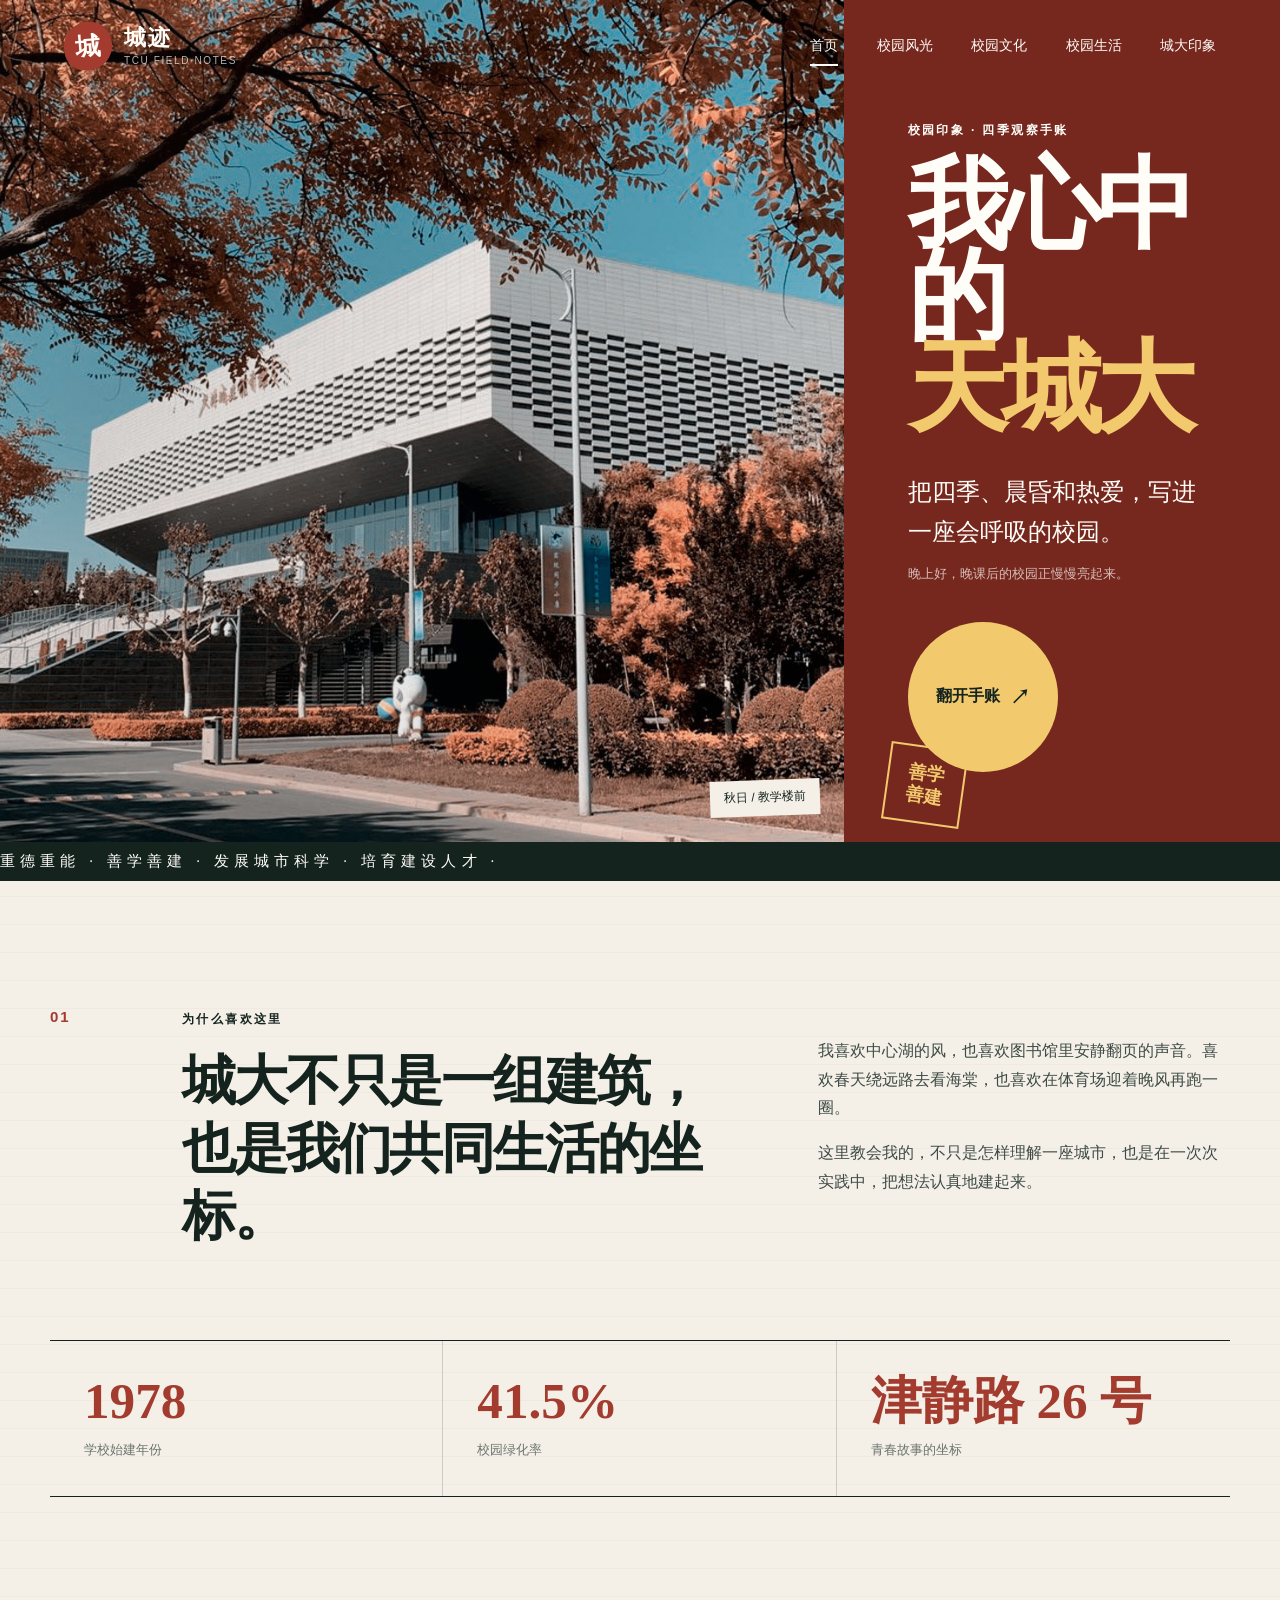
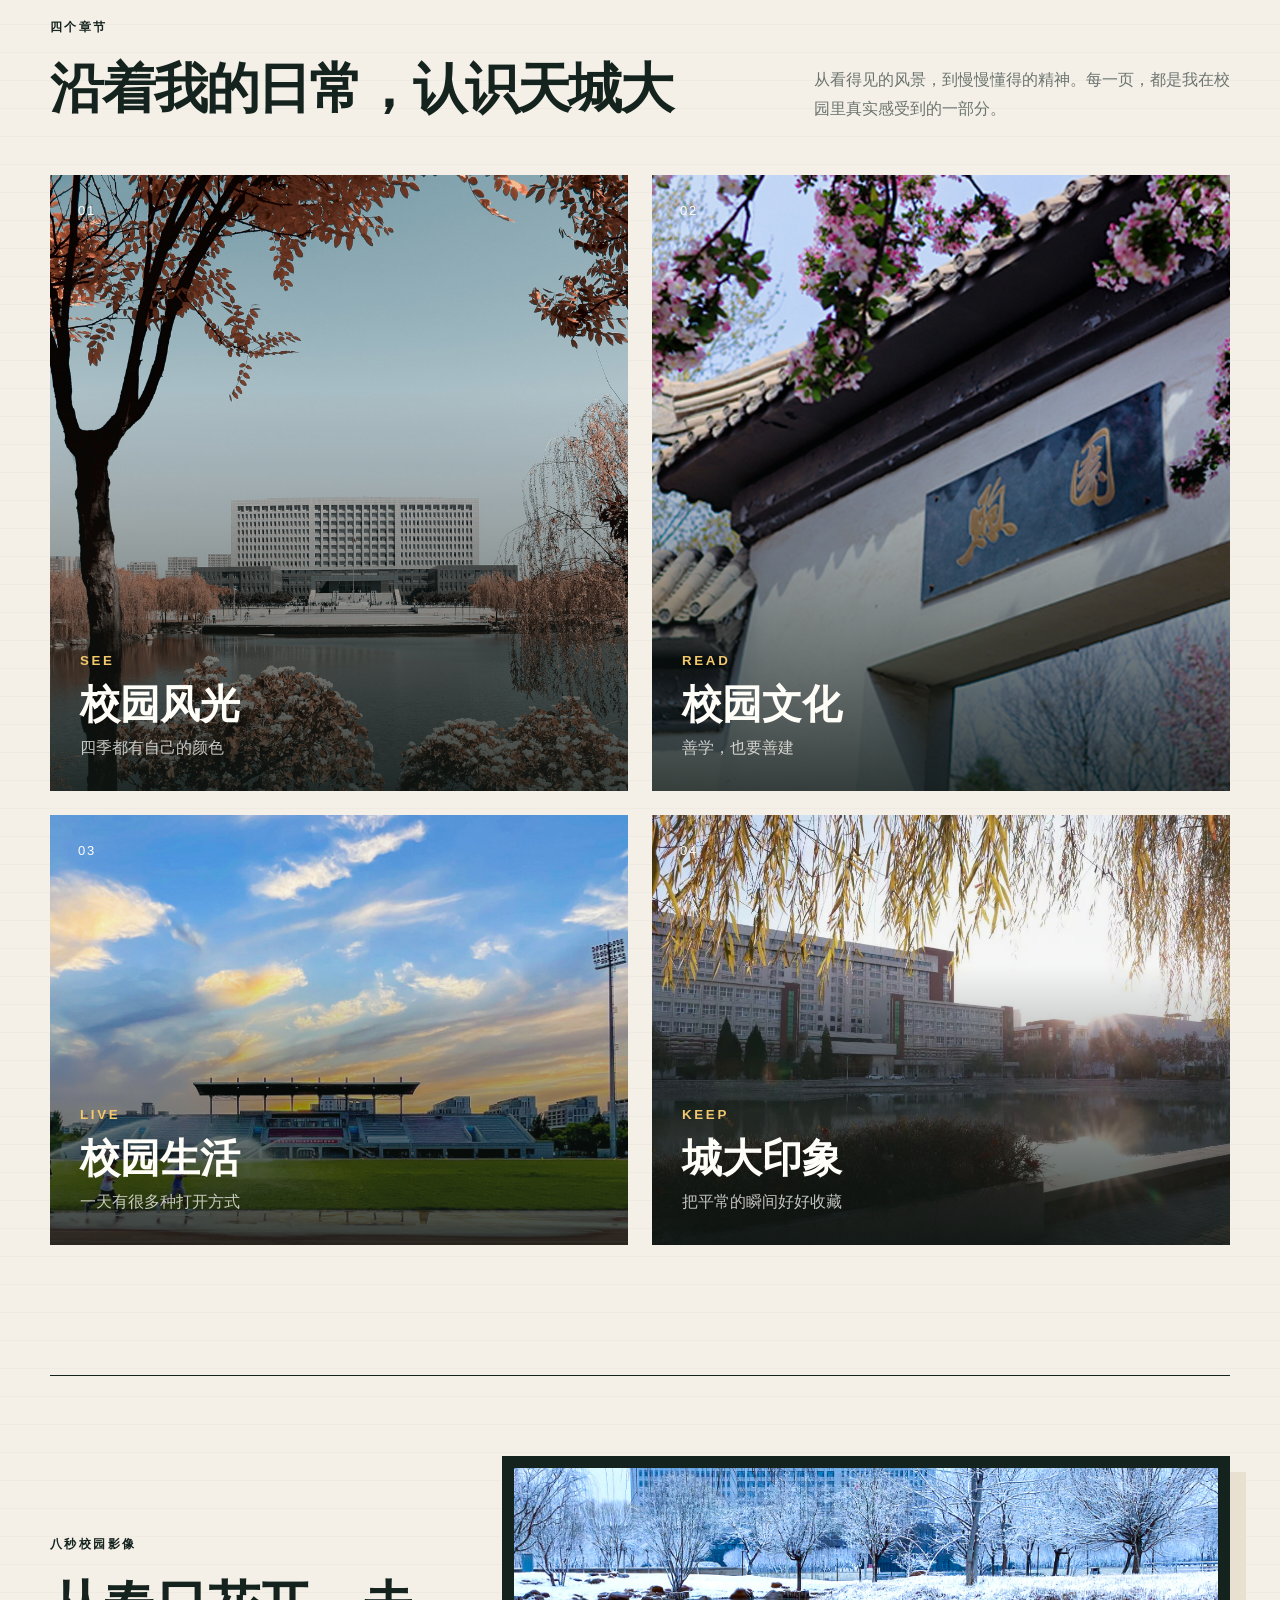
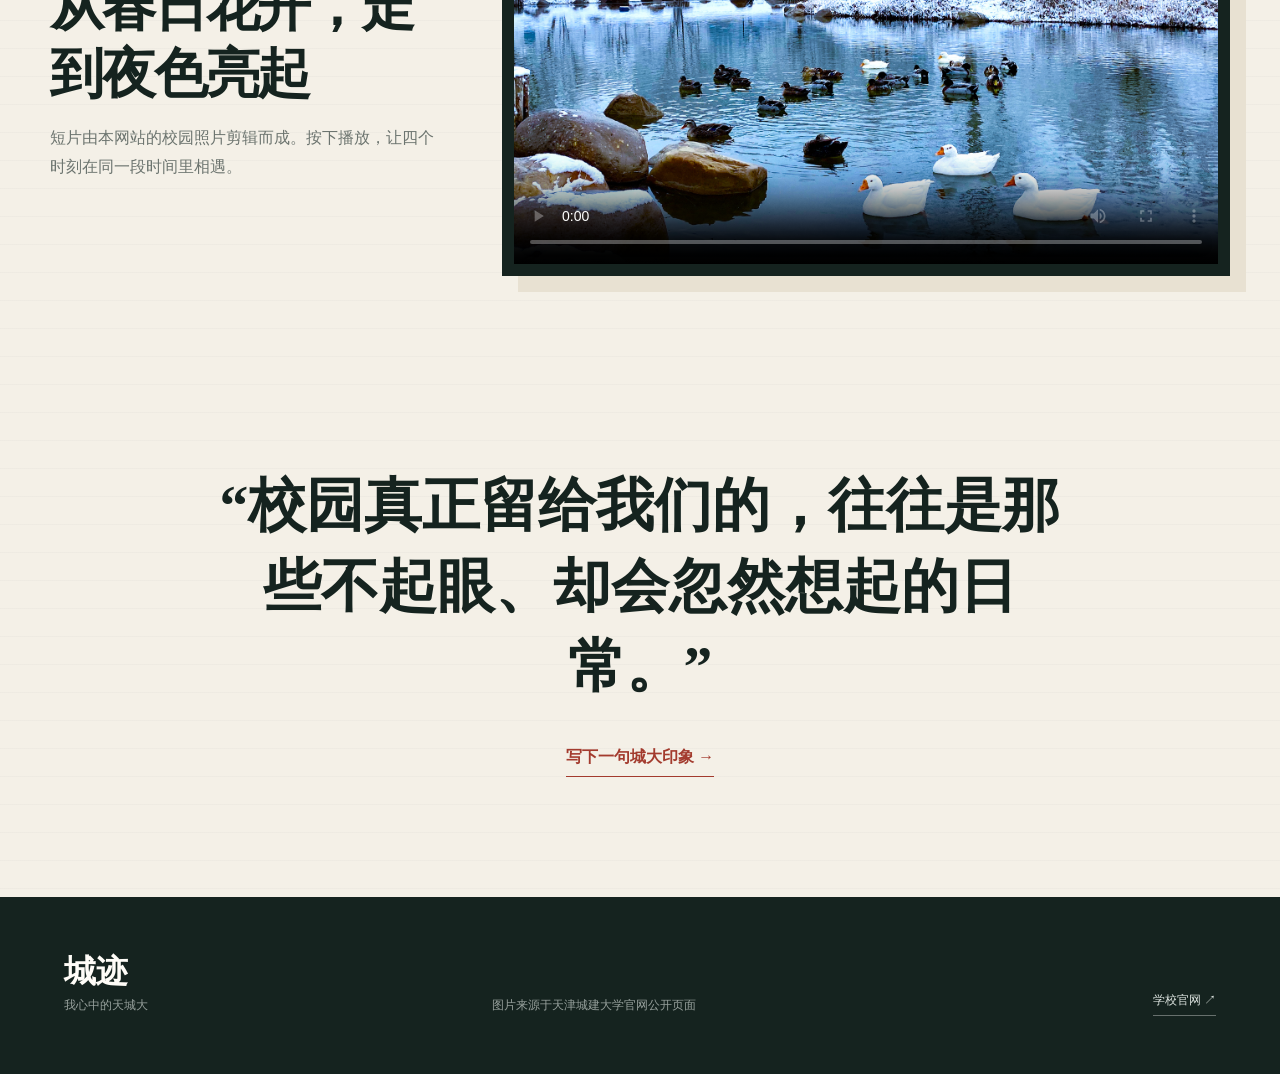
<file: index.html>
<!DOCTYPE html>
<html lang="zh-CN">
<head>
    <meta charset="UTF-8">
    <meta name="viewport" content="width=device-width, initial-scale=1.0">
    <meta name="description" content="记录天津城建大学的校园风光、文化与日常生活。">
    <title>我心中的天城大｜城迹</title>
    <link rel="icon" type="image/png" href="images/favicon.png">
    <link rel="stylesheet" href="css/style.css">
</head>
<body data-page="home">
    <header class="site-header">
        <a class="brand" href="index.html" aria-label="返回首页">
            <span class="brand-mark">城</span>
            <span class="brand-text">城迹<small>TCU FIELD NOTES</small></span>
        </a>
        <button class="menu-button" type="button" aria-expanded="false" aria-controls="site-nav">菜单</button>
        <nav class="site-nav" id="site-nav" aria-label="主导航">
            <a href="index.html" data-nav="home">首页</a>
            <a href="pages/scenery.html" data-nav="scenery">校园风光</a>
            <a href="pages/culture.html" data-nav="culture">校园文化</a>
            <a href="pages/life.html" data-nav="life">校园生活</a>
            <a href="pages/memory.html" data-nav="memory">城大印象</a>
        </nav>
    </header>

    <main>
        <section class="hero">
            <div class="hero-photo">
                <img src="images/hero-autumn.jpg" alt="秋日里的天津城建大学教学楼">
                <span class="photo-note">秋日 / 教学楼前</span>
            </div>
            <div class="hero-copy">
                <p class="eyebrow">校园印象 · 四季观察手账</p>
                <h1>我心中的<br><em>天城大</em></h1>
                <p class="lead">把四季、晨昏和热爱，写进一座会呼吸的校园。</p>
                <p class="hero-note" id="day-note">今天也从津静路26号出发。</p>
                <a class="round-link" href="pages/scenery.html">翻开手账 <span>↗</span></a>
            </div>
            <div class="hero-stamp" aria-hidden="true">善学<br>善建</div>
        </section>

        <section class="ticker" aria-label="校训">
            <div>重德重能 · 善学善建 · 发展城市科学 · 培育建设人才 ·</div>
        </section>

        <section class="intro section-wrap reveal">
            <div class="section-index">01</div>
            <div class="intro-heading">
                <p class="eyebrow">为什么喜欢这里</p>
                <h2>城大不只是一组建筑，<br>也是我们共同生活的坐标。</h2>
            </div>
            <div class="intro-copy">
                <p>我喜欢中心湖的风，也喜欢图书馆里安静翻页的声音。喜欢春天绕远路去看海棠，也喜欢在体育场迎着晚风再跑一圈。</p>
                <p>这里教会我的，不只是怎样理解一座城市，也是在一次次实践中，把想法认真地建起来。</p>
            </div>
        </section>

        <section class="numbers section-wrap reveal" aria-label="校园信息">
            <article>
                <strong>1978</strong>
                <span>学校始建年份</span>
            </article>
            <article>
                <strong>41.5%</strong>
                <span>校园绿化率</span>
            </article>
            <article>
                <strong>津静路 26 号</strong>
                <span>青春故事的坐标</span>
            </article>
        </section>

        <section class="chapters section-wrap">
            <div class="section-title reveal">
                <div>
                    <p class="eyebrow">四个章节</p>
                    <h2>沿着我的日常，认识天城大</h2>
                </div>
                <p>从看得见的风景，到慢慢懂得的精神。每一页，都是我在校园里真实感受到的一部分。</p>
            </div>

            <div class="chapter-grid">
                <a class="chapter-card card-wide reveal" href="pages/scenery.html">
                    <img src="images/campus-reflection.jpg" alt="校园建筑与水中倒影">
                    <span class="chapter-number">01</span>
                    <div><small>SEE</small><h3>校园风光</h3><p>四季都有自己的颜色</p></div>
                </a>
                <a class="chapter-card reveal" href="pages/culture.html">
                    <img src="images/xuyuan.jpg" alt="校园内的煦园景观">
                    <span class="chapter-number">02</span>
                    <div><small>READ</small><h3>校园文化</h3><p>善学，也要善建</p></div>
                </a>
                <a class="chapter-card reveal" href="pages/life.html">
                    <img src="images/stadium.jpg" alt="天津城建大学体育场">
                    <span class="chapter-number">03</span>
                    <div><small>LIVE</small><h3>校园生活</h3><p>一天有很多种打开方式</p></div>
                </a>
                <a class="chapter-card card-wide reveal" href="pages/memory.html">
                    <img src="images/lake-sunset.jpg" alt="夕阳映照下的校园中心湖">
                    <span class="chapter-number">04</span>
                    <div><small>KEEP</small><h3>城大印象</h3><p>把平常的瞬间好好收藏</p></div>
                </a>
            </div>
        </section>

        <section class="film section-wrap reveal">
            <div class="film-copy">
                <p class="eyebrow">八秒校园影像</p>
                <h2>从春日花开，走到夜色亮起</h2>
                <p>短片由本网站的校园照片剪辑而成。按下播放，让四个时刻在同一段时间里相遇。</p>
            </div>
            <div class="video-frame">
                <video controls preload="metadata" poster="images/central-lake.jpg">
                    <source src="media/campus-seasons.mp4" type="video/mp4">
                    当前浏览器不支持视频播放。
                </video>
            </div>
        </section>

        <section class="closing section-wrap reveal">
            <p>“校园真正留给我们的，往往是那些不起眼、却会忽然想起的日常。”</p>
            <a href="pages/memory.html">写下一句城大印象 →</a>
        </section>
    </main>

    <footer class="site-footer">
        <div><strong>城迹</strong><span>我心中的天城大</span></div>
        <p>图片来源于天津城建大学官网公开页面</p>
        <a href="https://www.tcu.edu.cn/" target="_blank" rel="noopener">学校官网 ↗</a>
    </footer>

    <button class="back-top" type="button" aria-label="回到顶部">↑</button>
    <script src="js/main.js"></script>
</body>
</html>
</file>
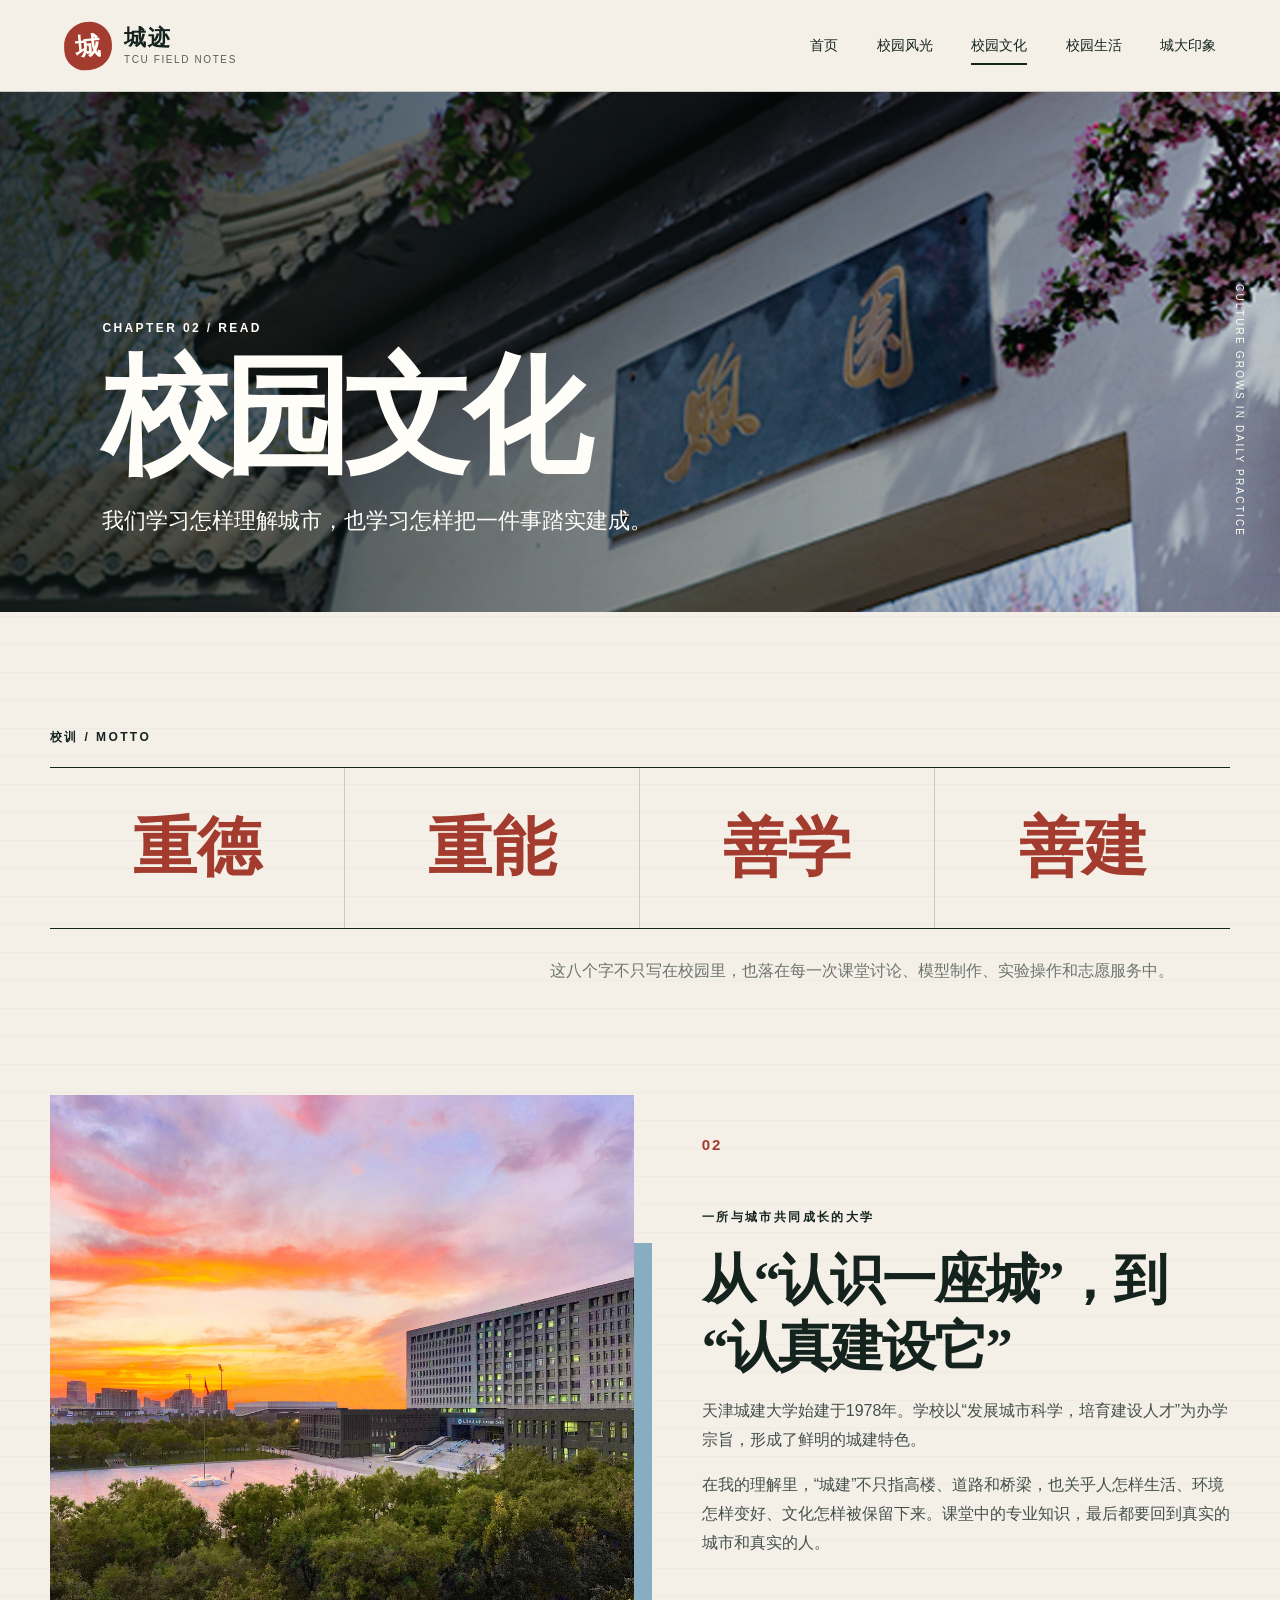
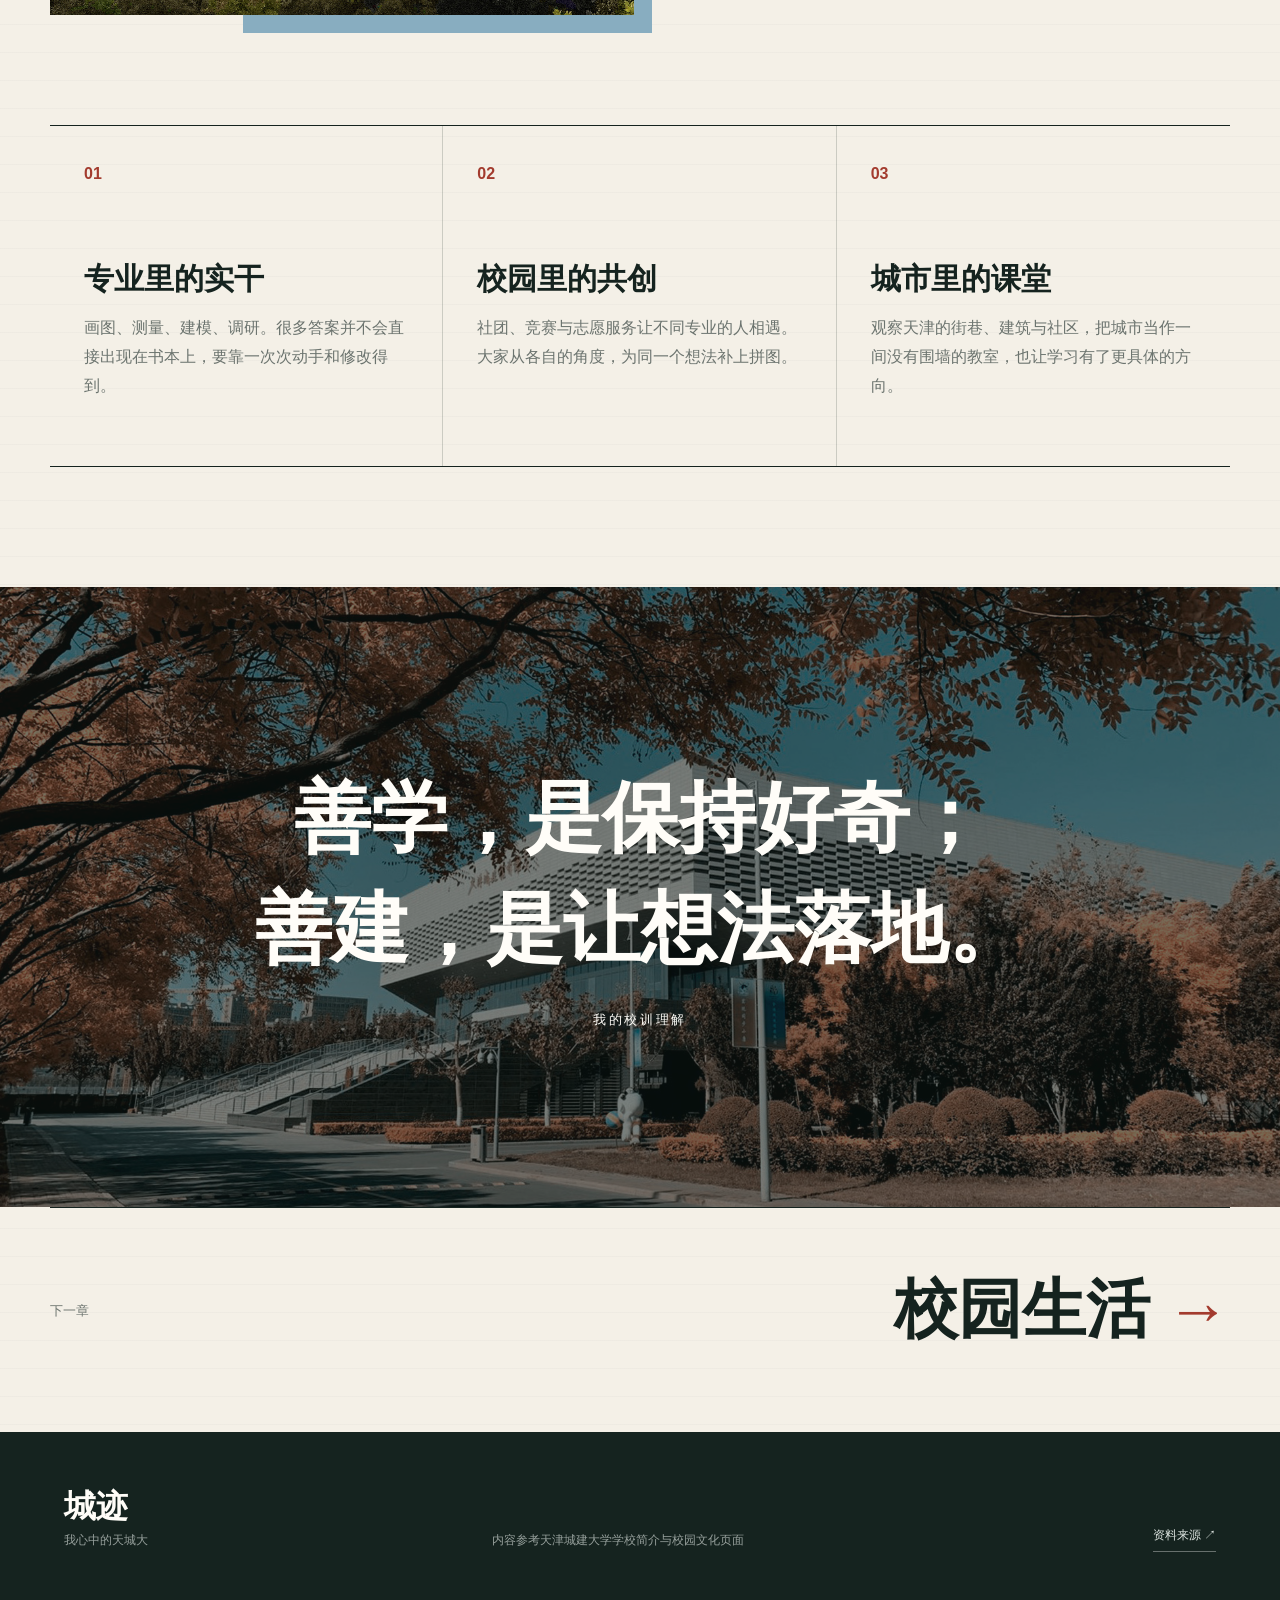
<file: pages/culture.html>
<!DOCTYPE html>
<html lang="zh-CN">
<head>
    <meta charset="UTF-8">
    <meta name="viewport" content="width=device-width, initial-scale=1.0">
    <meta name="description" content="认识天津城建大学的校训精神与校园文化。">
    <title>校园文化｜城迹</title>
    <link rel="icon" type="image/png" href="../images/favicon.png">
    <link rel="stylesheet" href="../css/style.css">
</head>
<body data-page="culture">
    <header class="site-header inner-header">
        <a class="brand" href="../index.html" aria-label="返回首页">
            <span class="brand-mark">城</span>
            <span class="brand-text">城迹<small>TCU FIELD NOTES</small></span>
        </a>
        <button class="menu-button" type="button" aria-expanded="false" aria-controls="site-nav">菜单</button>
        <nav class="site-nav" id="site-nav" aria-label="主导航">
            <a href="../index.html" data-nav="home">首页</a>
            <a href="scenery.html" data-nav="scenery">校园风光</a>
            <a href="culture.html" data-nav="culture">校园文化</a>
            <a href="life.html" data-nav="life">校园生活</a>
            <a href="memory.html" data-nav="memory">城大印象</a>
        </nav>
    </header>

    <main>
        <section class="page-hero culture-hero">
            <div class="page-hero-copy">
                <p class="eyebrow">CHAPTER 02 / READ</p>
                <h1>校园文化</h1>
                <p>我们学习怎样理解城市，也学习怎样把一件事踏实建成。</p>
            </div>
            <div class="vertical-label">Culture grows in daily practice</div>
        </section>

        <section class="motto section-wrap reveal">
            <p class="eyebrow">校训 / MOTTO</p>
            <div class="motto-words">
                <span>重德</span><span>重能</span><span>善学</span><span>善建</span>
            </div>
            <p class="motto-note">这八个字不只写在校园里，也落在每一次课堂讨论、模型制作、实验操作和志愿服务中。</p>
        </section>

        <section class="culture-story section-wrap reveal">
            <div class="story-photo"><img src="../images/education-center.jpg" alt="天津城建大学现代教育中心"></div>
            <div class="story-copy">
                <span class="section-index">02</span>
                <p class="eyebrow">一所与城市共同成长的大学</p>
                <h2>从“认识一座城”，到“认真建设它”</h2>
                <p>天津城建大学始建于1978年。学校以“发展城市科学，培育建设人才”为办学宗旨，形成了鲜明的城建特色。</p>
                <p>在我的理解里，“城建”不只指高楼、道路和桥梁，也关乎人怎样生活、环境怎样变好、文化怎样被保留下来。课堂中的专业知识，最后都要回到真实的城市和真实的人。</p>
            </div>
        </section>

        <section class="culture-cards section-wrap">
            <article class="reveal">
                <span>01</span>
                <h3>专业里的实干</h3>
                <p>画图、测量、建模、调研。很多答案并不会直接出现在书本上，要靠一次次动手和修改得到。</p>
            </article>
            <article class="reveal">
                <span>02</span>
                <h3>校园里的共创</h3>
                <p>社团、竞赛与志愿服务让不同专业的人相遇。大家从各自的角度，为同一个想法补上拼图。</p>
            </article>
            <article class="reveal">
                <span>03</span>
                <h3>城市里的课堂</h3>
                <p>观察天津的街巷、建筑与社区，把城市当作一间没有围墙的教室，也让学习有了更具体的方向。</p>
            </article>
        </section>

        <section class="quote-banner reveal">
            <img src="../images/gym.jpg" alt="天津城建大学体育馆">
            <div>
                <p>善学，是保持好奇；<br>善建，是让想法落地。</p>
                <small>我的校训理解</small>
            </div>
        </section>

        <section class="page-next section-wrap reveal">
            <span>下一章</span>
            <a href="life.html">校园生活 <b>→</b></a>
        </section>
    </main>

    <footer class="site-footer">
        <div><strong>城迹</strong><span>我心中的天城大</span></div>
        <p>内容参考天津城建大学学校简介与校园文化页面</p>
        <a href="https://www.tcu.edu.cn/xxgk/xxjj.htm" target="_blank" rel="noopener">资料来源 ↗</a>
    </footer>

    <button class="back-top" type="button" aria-label="回到顶部">↑</button>
    <script src="../js/main.js"></script>
</body>
</html>
</file>
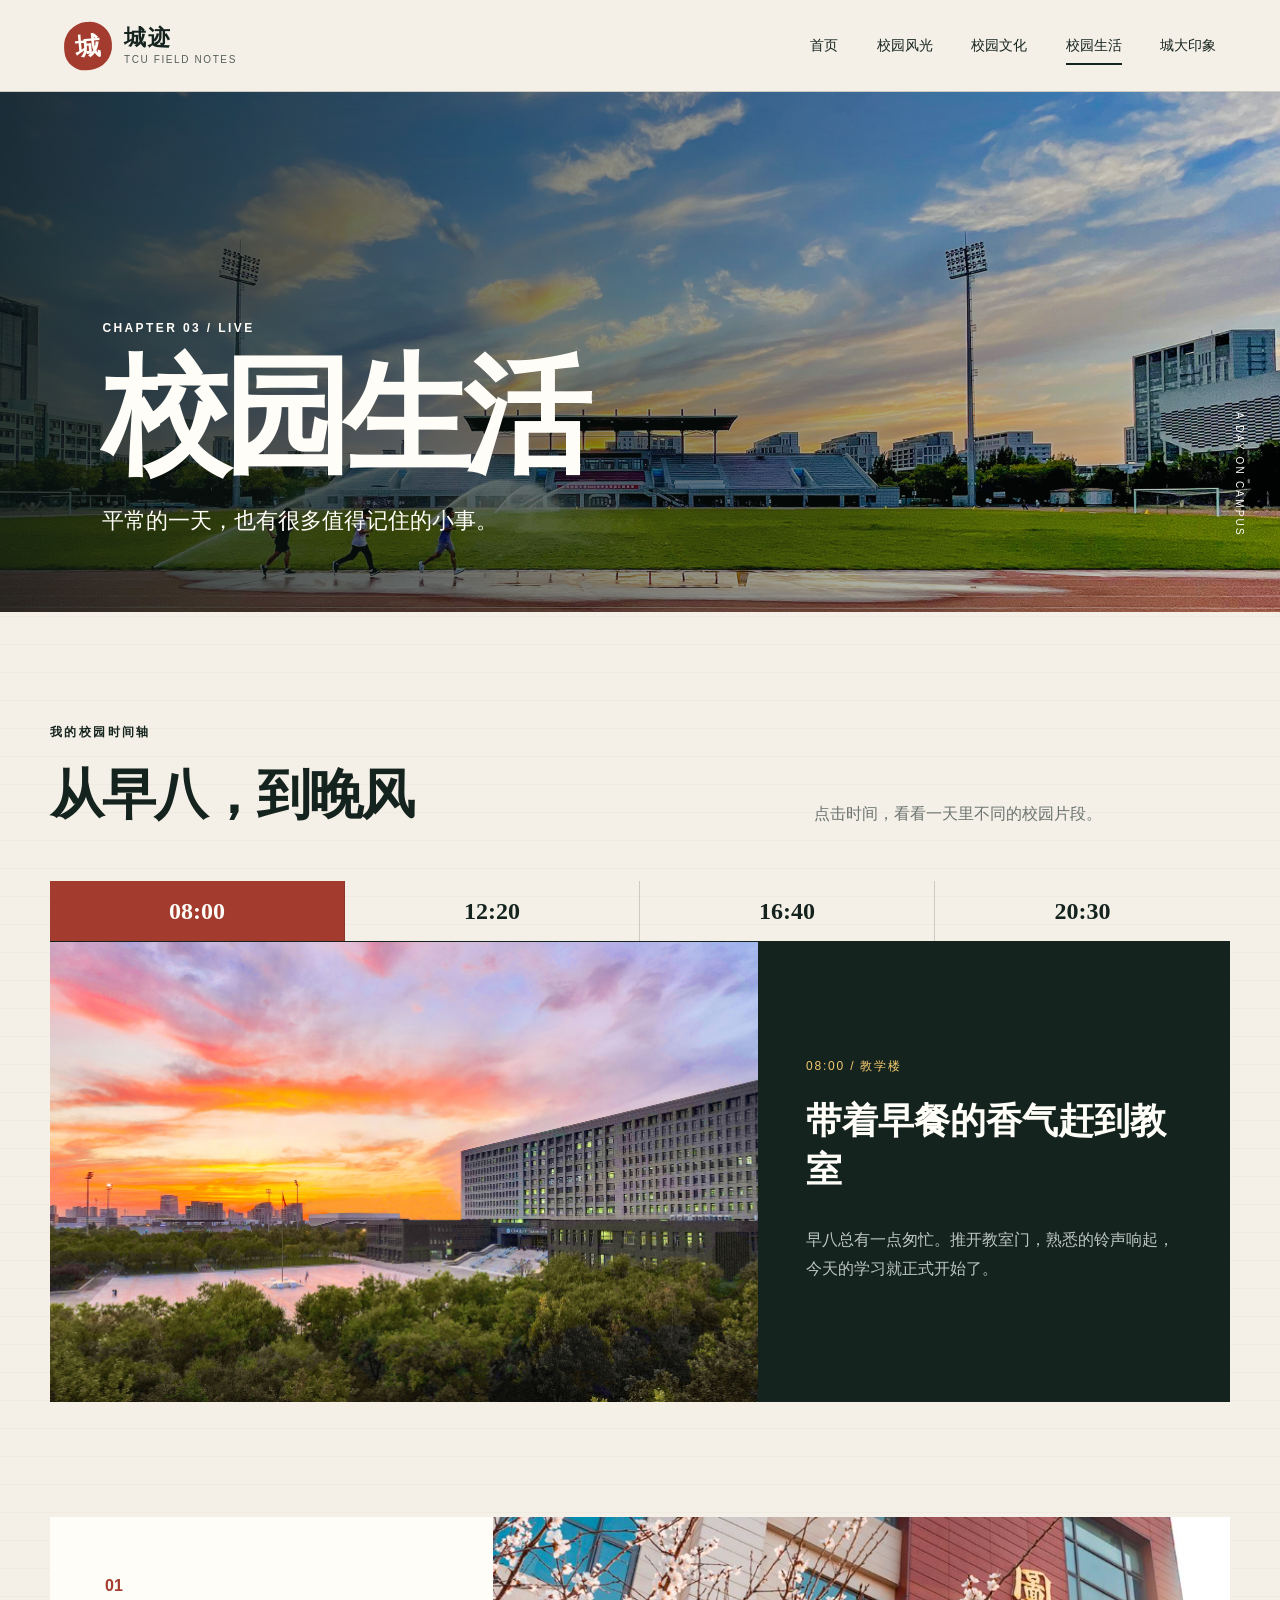
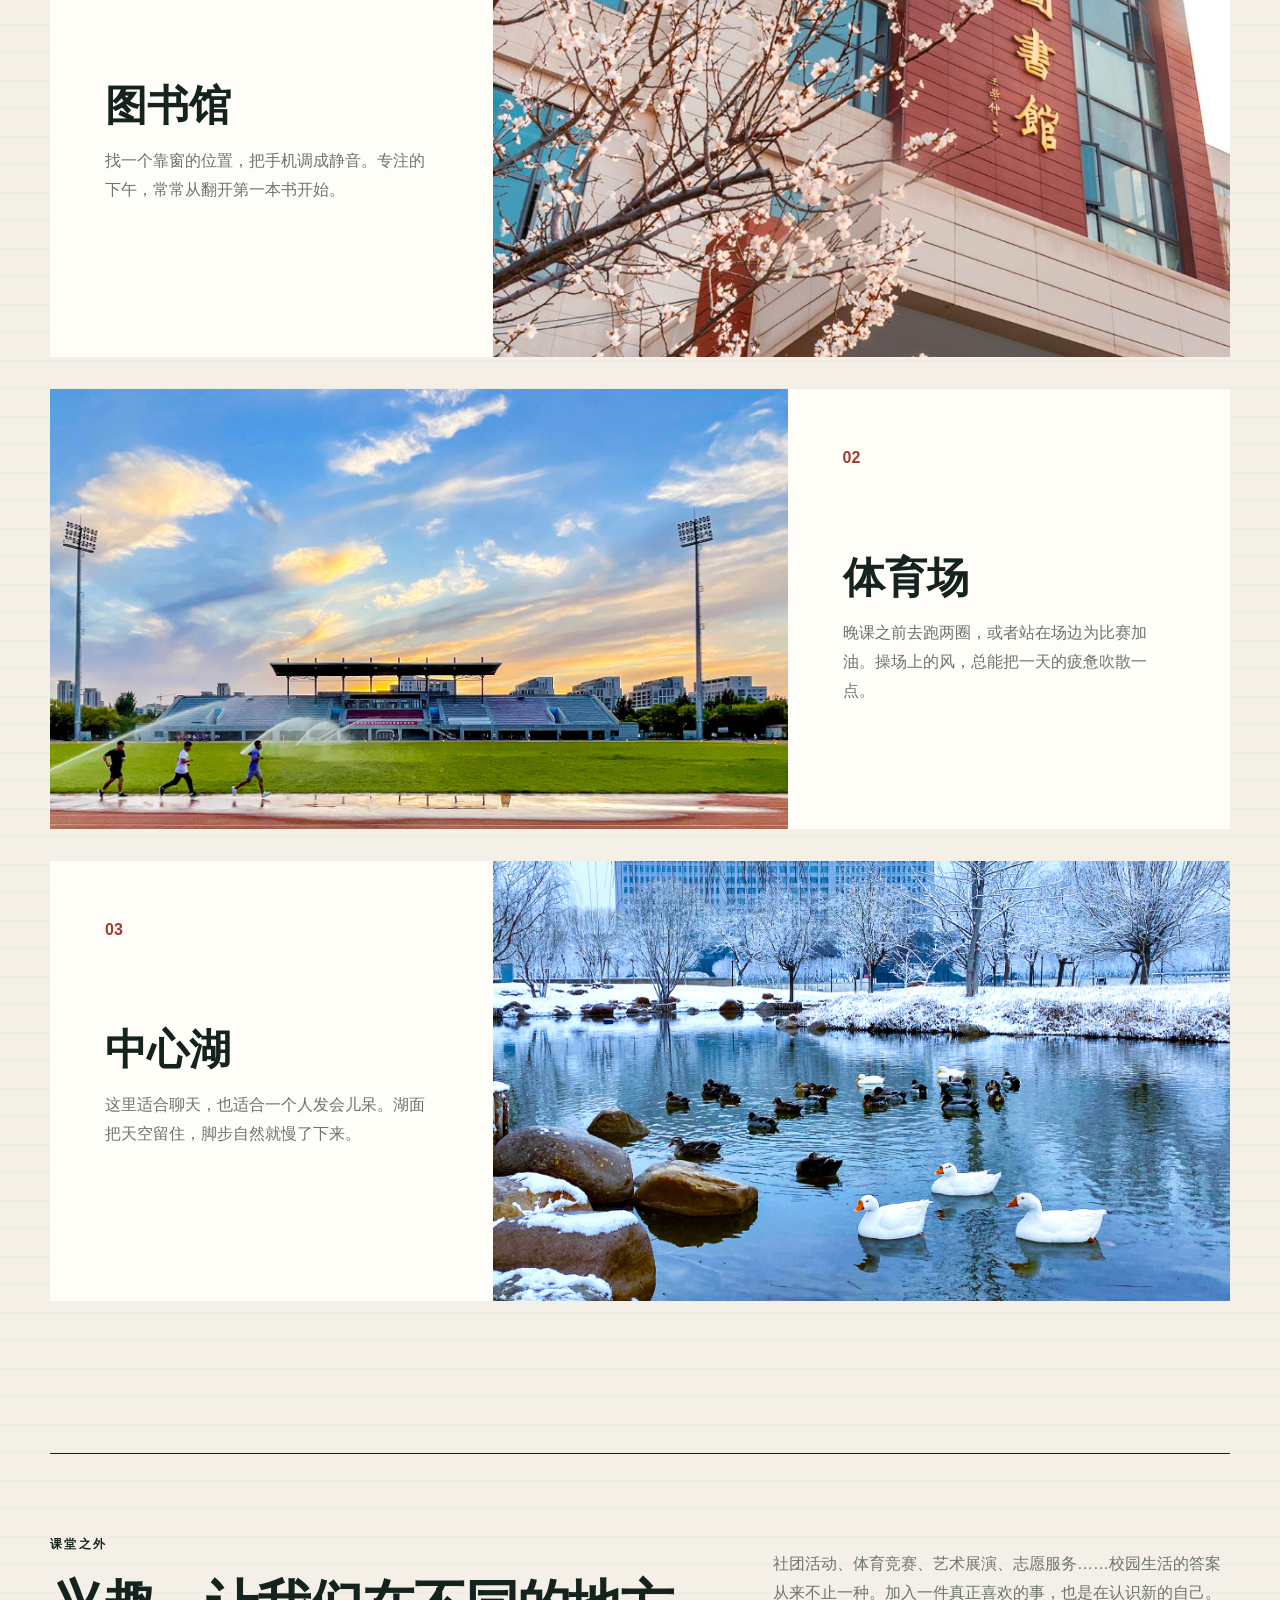
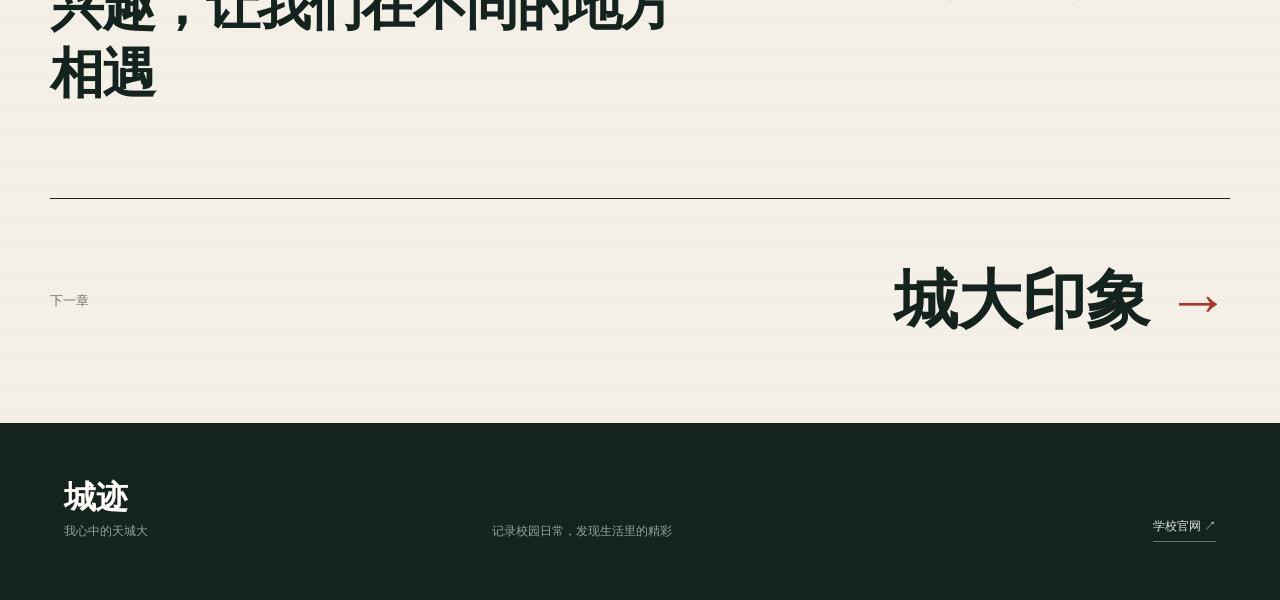
<file: pages/life.html>
<!DOCTYPE html>
<html lang="zh-CN">
<head>
    <meta charset="UTF-8">
    <meta name="viewport" content="width=device-width, initial-scale=1.0">
    <meta name="description" content="记录天津城建大学丰富而真实的校园生活。">
    <title>校园生活｜城迹</title>
    <link rel="icon" type="image/png" href="../images/favicon.png">
    <link rel="stylesheet" href="../css/style.css">
</head>
<body data-page="life">
    <header class="site-header inner-header">
        <a class="brand" href="../index.html" aria-label="返回首页">
            <span class="brand-mark">城</span>
            <span class="brand-text">城迹<small>TCU FIELD NOTES</small></span>
        </a>
        <button class="menu-button" type="button" aria-expanded="false" aria-controls="site-nav">菜单</button>
        <nav class="site-nav" id="site-nav" aria-label="主导航">
            <a href="../index.html" data-nav="home">首页</a>
            <a href="scenery.html" data-nav="scenery">校园风光</a>
            <a href="culture.html" data-nav="culture">校园文化</a>
            <a href="life.html" data-nav="life">校园生活</a>
            <a href="memory.html" data-nav="memory">城大印象</a>
        </nav>
    </header>

    <main>
        <section class="page-hero life-hero">
            <div class="page-hero-copy">
                <p class="eyebrow">CHAPTER 03 / LIVE</p>
                <h1>校园生活</h1>
                <p>平常的一天，也有很多值得记住的小事。</p>
            </div>
            <div class="vertical-label">A day on campus</div>
        </section>

        <section class="day-section section-wrap">
            <div class="section-title reveal">
                <div><p class="eyebrow">我的校园时间轴</p><h2>从早八，到晚风</h2></div>
                <p>点击时间，看看一天里不同的校园片段。</p>
            </div>
            <div class="day-tabs" role="tablist" aria-label="校园一天">
                <button class="day-tab active" type="button" role="tab" aria-selected="true" data-time="morning">08:00</button>
                <button class="day-tab" type="button" role="tab" aria-selected="false" data-time="noon">12:20</button>
                <button class="day-tab" type="button" role="tab" aria-selected="false" data-time="afternoon">16:40</button>
                <button class="day-tab" type="button" role="tab" aria-selected="false" data-time="evening">20:30</button>
            </div>
            <div class="day-panel" id="day-panel">
                <img src="../images/education-center.jpg" alt="早晨的教学楼" id="day-image">
                <div>
                    <p id="day-label">08:00 / 教学楼</p>
                    <h3 id="day-title">带着早餐的香气赶到教室</h3>
                    <p id="day-text">早八总有一点匆忙。推开教室门，熟悉的铃声响起，今天的学习就正式开始了。</p>
                </div>
            </div>
        </section>

        <section class="life-spots section-wrap">
            <div class="spot-card reveal">
                <div><span>01</span><h3>图书馆</h3><p>找一个靠窗的位置，把手机调成静音。专注的下午，常常从翻开第一本书开始。</p></div>
                <img src="../images/spring-library.png" alt="天津城建大学图书馆">
            </div>
            <div class="spot-card reverse reveal">
                <div><span>02</span><h3>体育场</h3><p>晚课之前去跑两圈，或者站在场边为比赛加油。操场上的风，总能把一天的疲惫吹散一点。</p></div>
                <img src="../images/stadium.jpg" alt="天津城建大学体育场">
            </div>
            <div class="spot-card reveal">
                <div><span>03</span><h3>中心湖</h3><p>这里适合聊天，也适合一个人发会儿呆。湖面把天空留住，脚步自然就慢了下来。</p></div>
                <img src="../images/central-lake.jpg" alt="天津城建大学中心湖">
            </div>
        </section>

        <section class="club-note section-wrap reveal">
            <div>
                <p class="eyebrow">课堂之外</p>
                <h2>兴趣，让我们在不同的地方相遇</h2>
            </div>
            <p>社团活动、体育竞赛、艺术展演、志愿服务……校园生活的答案从来不止一种。加入一件真正喜欢的事，也是在认识新的自己。</p>
        </section>

        <section class="page-next section-wrap reveal">
            <span>下一章</span>
            <a href="memory.html">城大印象 <b>→</b></a>
        </section>
    </main>

    <footer class="site-footer">
        <div><strong>城迹</strong><span>我心中的天城大</span></div>
        <p>记录校园日常，发现生活里的精彩</p>
        <a href="https://www.tcu.edu.cn/" target="_blank" rel="noopener">学校官网 ↗</a>
    </footer>

    <button class="back-top" type="button" aria-label="回到顶部">↑</button>
    <script src="../js/main.js"></script>
    <script src="../js/life.js"></script>
</body>
</html>
</file>
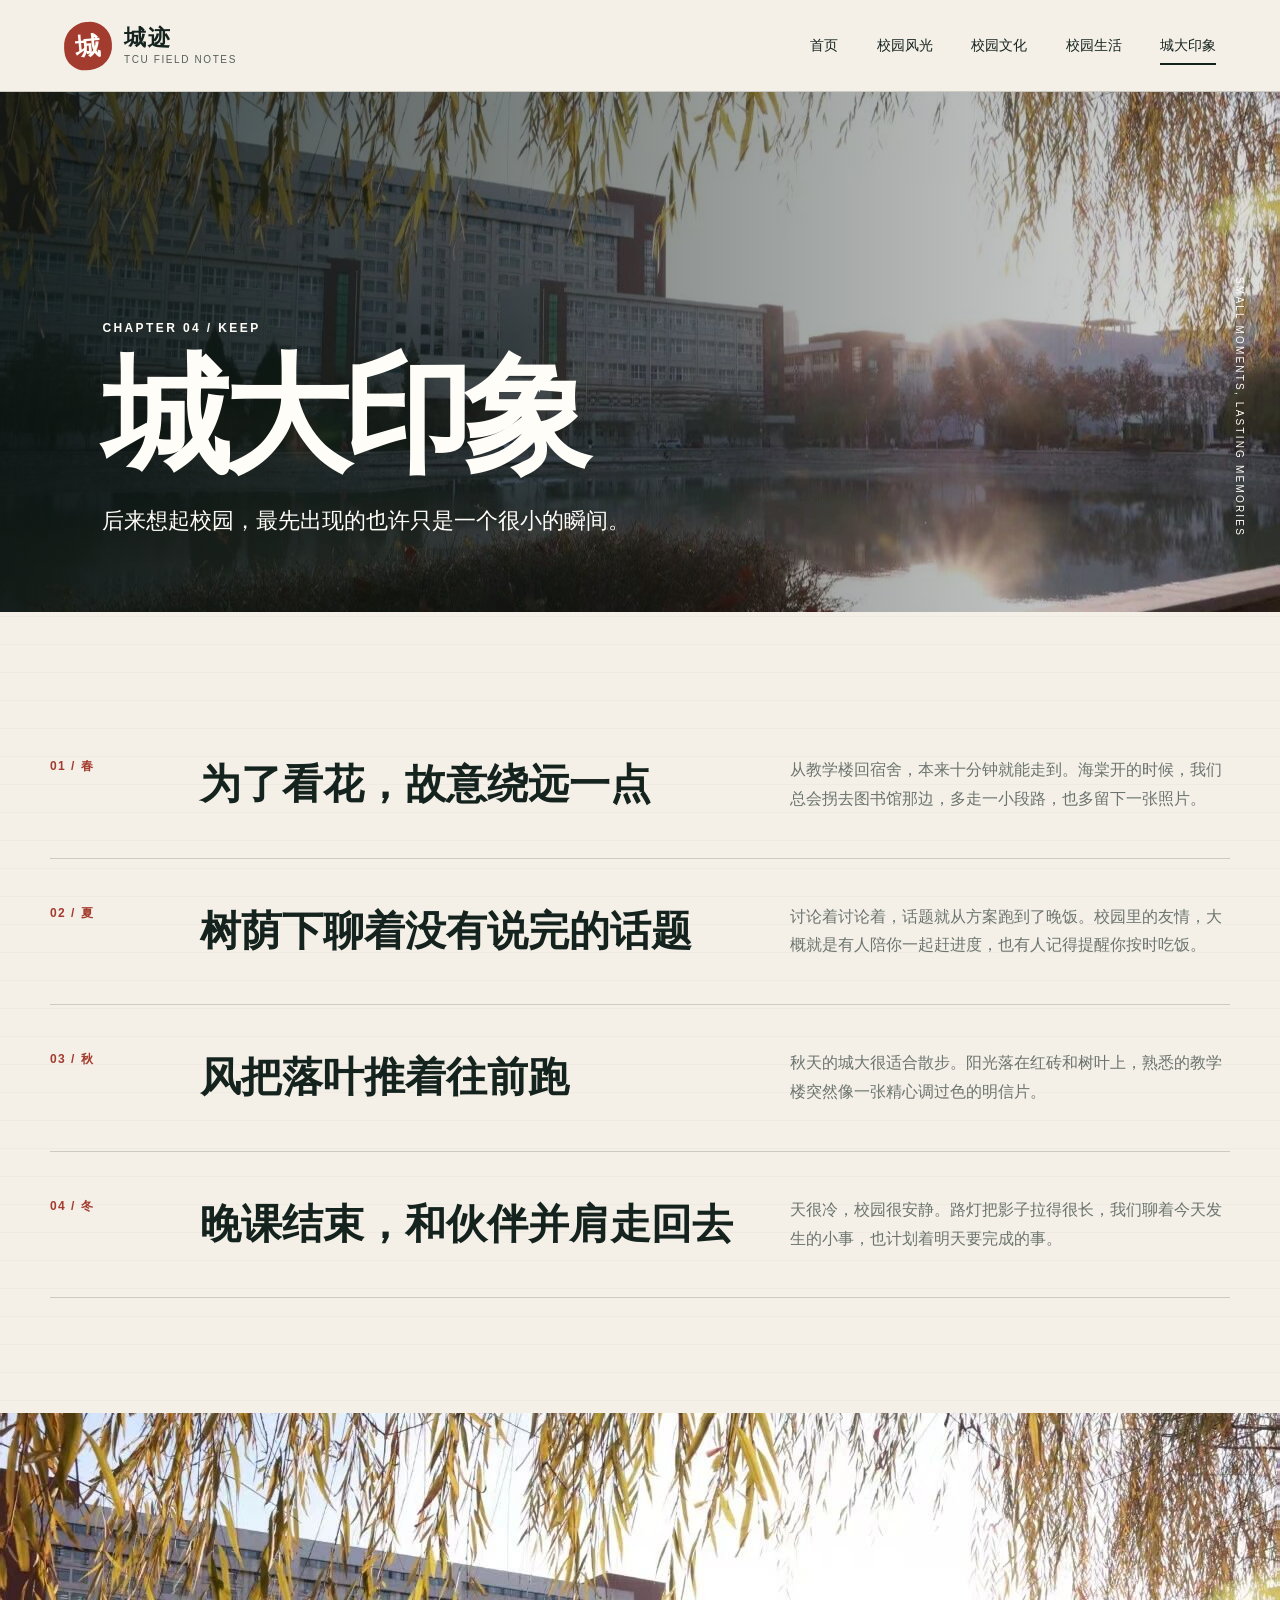
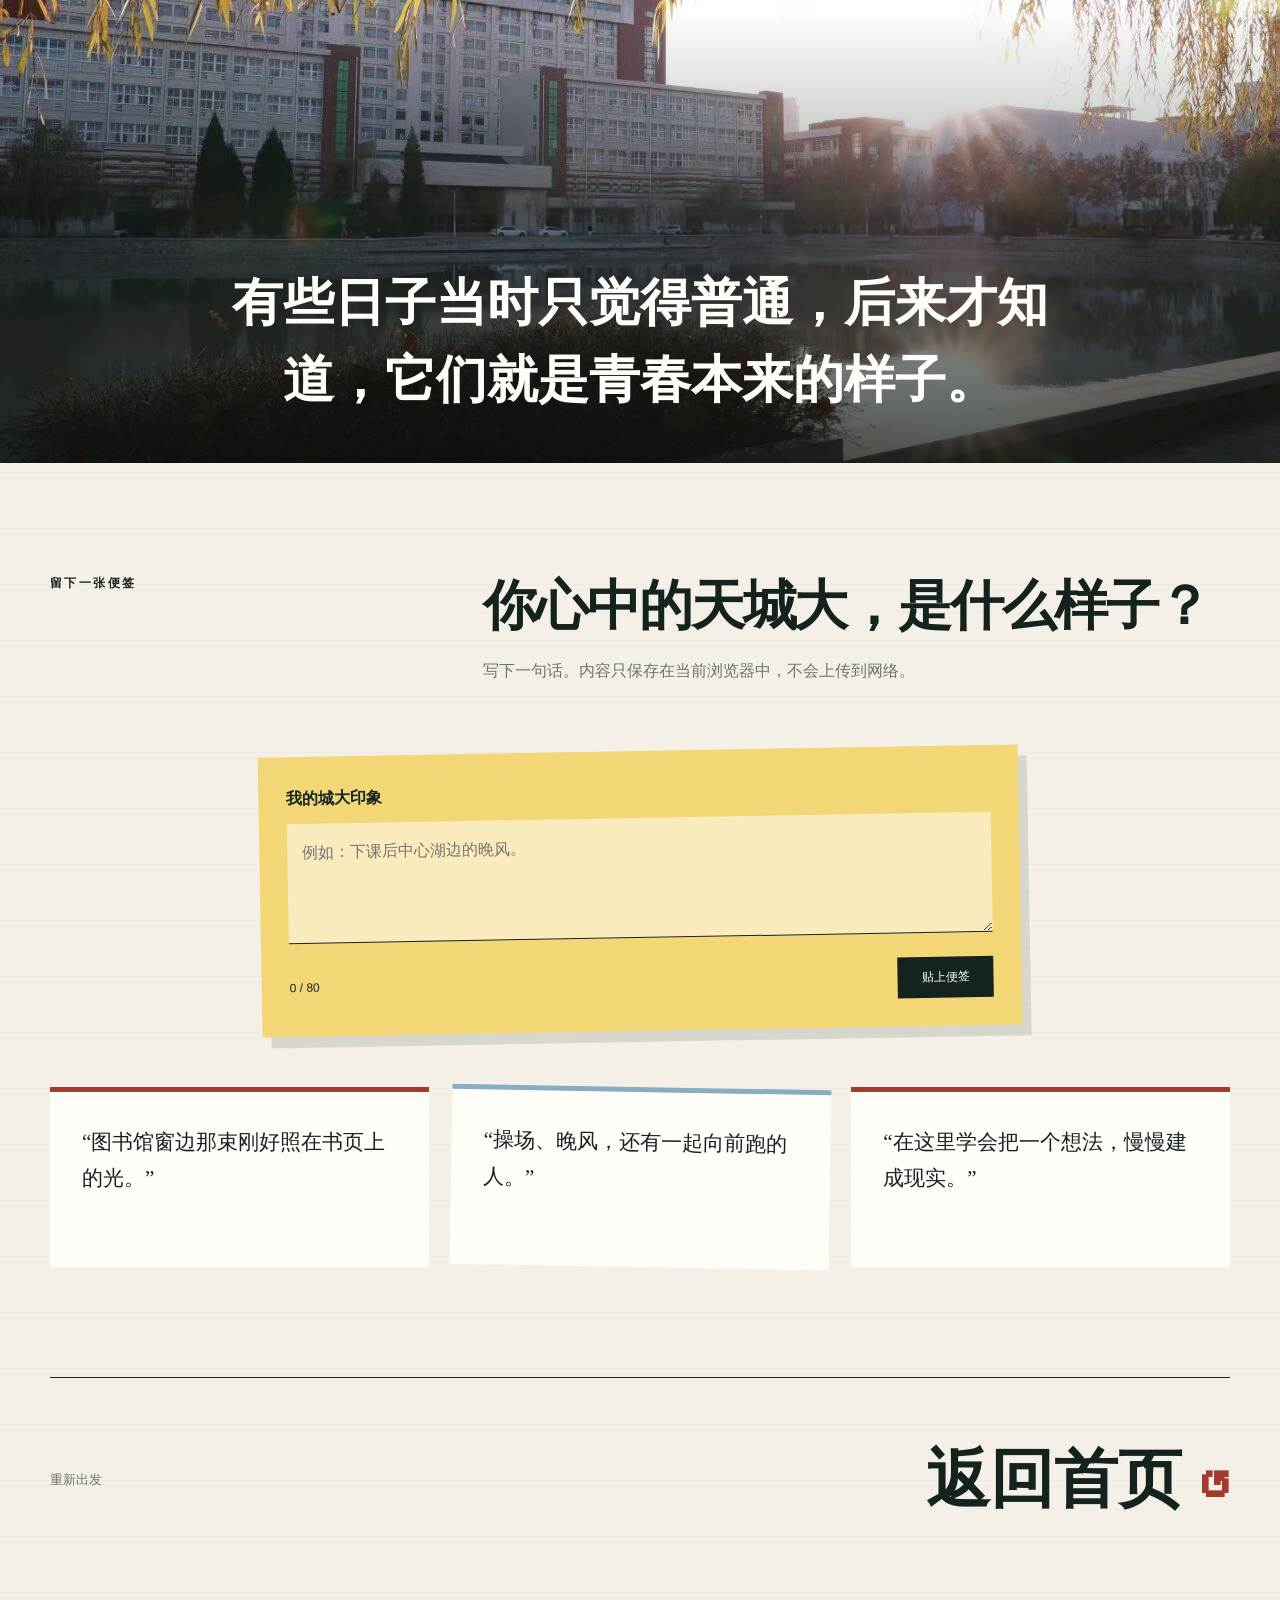
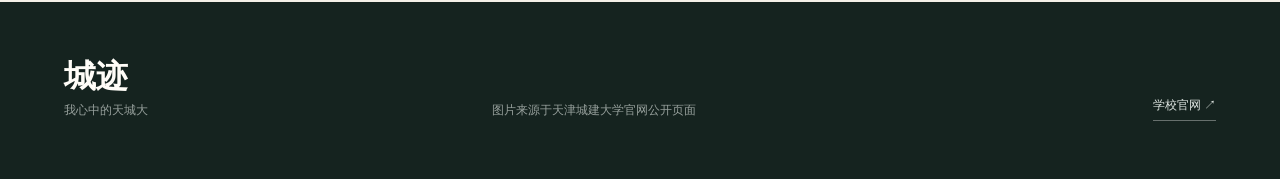
<file: pages/memory.html>
<!DOCTYPE html>
<html lang="zh-CN">
<head>
    <meta charset="UTF-8">
    <meta name="viewport" content="width=device-width, initial-scale=1.0">
    <meta name="description" content="收藏我在天津城建大学最难忘的校园片段。">
    <title>城大印象｜城迹</title>
    <link rel="icon" type="image/png" href="../images/favicon.png">
    <link rel="stylesheet" href="../css/style.css">
</head>
<body data-page="memory">
    <header class="site-header inner-header">
        <a class="brand" href="../index.html" aria-label="返回首页">
            <span class="brand-mark">城</span>
            <span class="brand-text">城迹<small>TCU FIELD NOTES</small></span>
        </a>
        <button class="menu-button" type="button" aria-expanded="false" aria-controls="site-nav">菜单</button>
        <nav class="site-nav" id="site-nav" aria-label="主导航">
            <a href="../index.html" data-nav="home">首页</a>
            <a href="scenery.html" data-nav="scenery">校园风光</a>
            <a href="culture.html" data-nav="culture">校园文化</a>
            <a href="life.html" data-nav="life">校园生活</a>
            <a href="memory.html" data-nav="memory">城大印象</a>
        </nav>
    </header>

    <main>
        <section class="page-hero memory-hero">
            <div class="page-hero-copy">
                <p class="eyebrow">CHAPTER 04 / KEEP</p>
                <h1>城大印象</h1>
                <p>后来想起校园，最先出现的也许只是一个很小的瞬间。</p>
            </div>
            <div class="vertical-label">Small moments, lasting memories</div>
        </section>

        <section class="memory-list section-wrap">
            <article class="memory-entry reveal">
                <span>01 / 春</span>
                <h2>为了看花，故意绕远一点</h2>
                <p>从教学楼回宿舍，本来十分钟就能走到。海棠开的时候，我们总会拐去图书馆那边，多走一小段路，也多留下一张照片。</p>
            </article>
            <article class="memory-entry reveal">
                <span>02 / 夏</span>
                <h2>树荫下聊着没有说完的话题</h2>
                <p>讨论着讨论着，话题就从方案跑到了晚饭。校园里的友情，大概就是有人陪你一起赶进度，也有人记得提醒你按时吃饭。</p>
            </article>
            <article class="memory-entry reveal">
                <span>03 / 秋</span>
                <h2>风把落叶推着往前跑</h2>
                <p>秋天的城大很适合散步。阳光落在红砖和树叶上，熟悉的教学楼突然像一张精心调过色的明信片。</p>
            </article>
            <article class="memory-entry reveal">
                <span>04 / 冬</span>
                <h2>晚课结束，和伙伴并肩走回去</h2>
                <p>天很冷，校园很安静。路灯把影子拉得很长，我们聊着今天发生的小事，也计划着明天要完成的事。</p>
            </article>
        </section>

        <section class="memory-photo reveal">
            <img src="../images/lake-sunset.jpg" alt="校园中心湖的夕阳">
            <p>有些日子当时只觉得普通，后来才知道，它们就是青春本来的样子。</p>
        </section>

        <section class="message-wall section-wrap reveal">
            <div class="message-heading">
                <p class="eyebrow">留下一张便签</p>
                <h2>你心中的天城大，是什么样子？</h2>
                <p>写下一句话。内容只保存在当前浏览器中，不会上传到网络。</p>
            </div>
            <form class="message-form" id="message-form">
                <label for="message-input">我的城大印象</label>
                <textarea id="message-input" maxlength="80" placeholder="例如：下课后中心湖边的晚风。" required></textarea>
                <div><span id="message-count">0 / 80</span><button type="submit">贴上便签</button></div>
            </form>
            <div class="notes" id="notes" aria-live="polite">
                <blockquote>“图书馆窗边那束刚好照在书页上的光。”</blockquote>
                <blockquote>“操场、晚风，还有一起向前跑的人。”</blockquote>
                <blockquote>“在这里学会把一个想法，慢慢建成现实。”</blockquote>
            </div>
        </section>

        <section class="page-next section-wrap reveal">
            <span>重新出发</span>
            <a href="../index.html">返回首页 <b>↺</b></a>
        </section>
    </main>

    <footer class="site-footer">
        <div><strong>城迹</strong><span>我心中的天城大</span></div>
        <p>图片来源于天津城建大学官网公开页面</p>
        <a href="https://www.tcu.edu.cn/" target="_blank" rel="noopener">学校官网 ↗</a>
    </footer>

    <button class="back-top" type="button" aria-label="回到顶部">↑</button>
    <script src="../js/main.js"></script>
    <script src="../js/memory.js"></script>
</body>
</html>
</file>
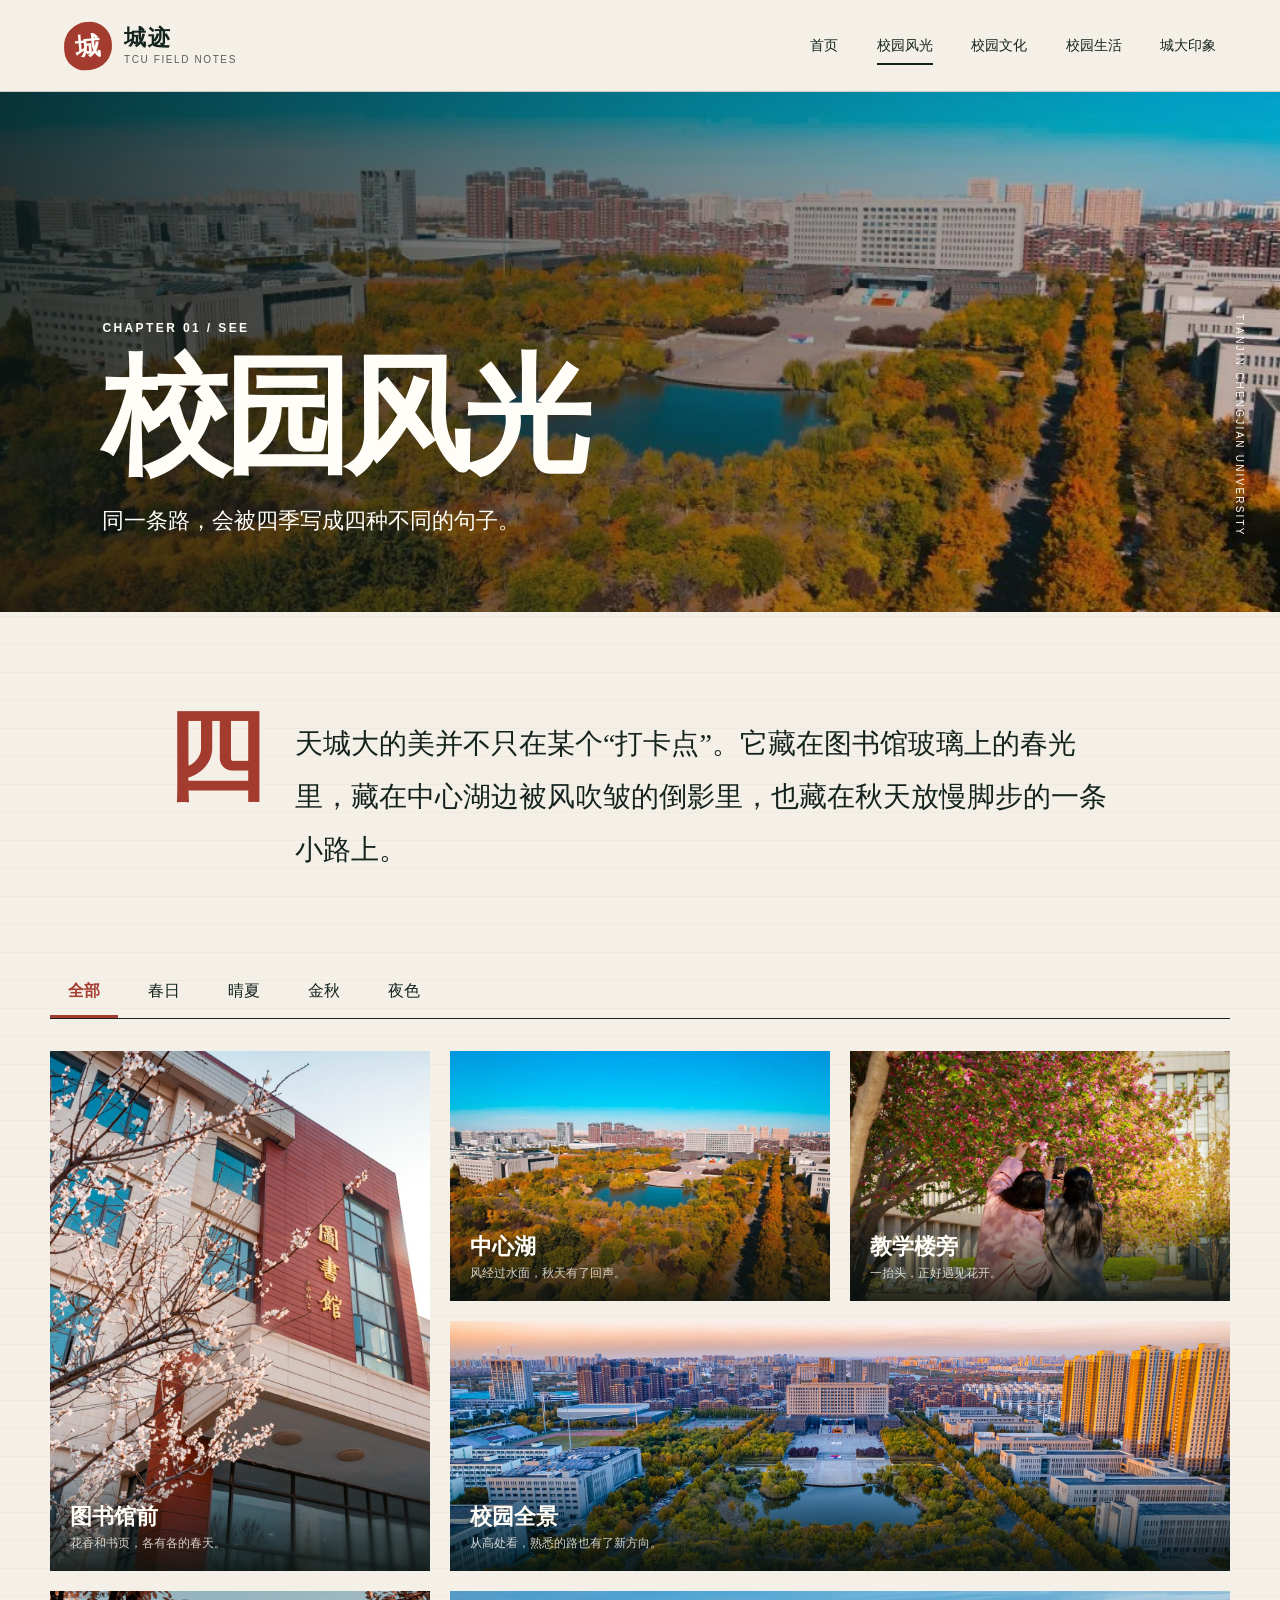
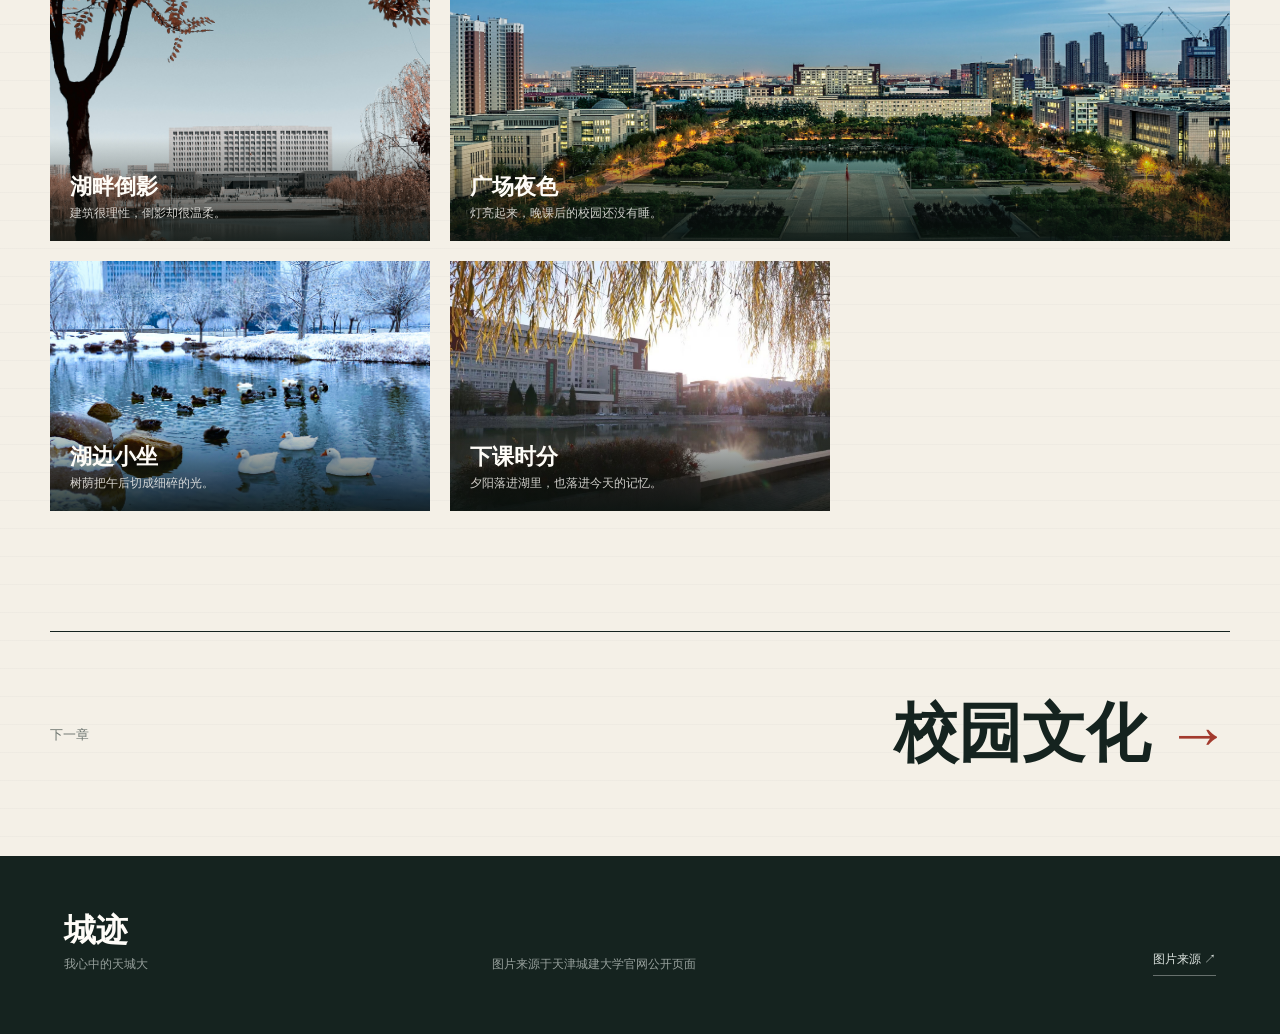
<file: pages/scenery.html>
<!DOCTYPE html>
<html lang="zh-CN">
<head>
    <meta charset="UTF-8">
    <meta name="viewport" content="width=device-width, initial-scale=1.0">
    <meta name="description" content="欣赏天津城建大学的四季校园风光。">
    <title>校园风光｜城迹</title>
    <link rel="icon" type="image/png" href="../images/favicon.png">
    <link rel="stylesheet" href="../css/style.css">
</head>
<body data-page="scenery">
    <header class="site-header inner-header">
        <a class="brand" href="../index.html" aria-label="返回首页">
            <span class="brand-mark">城</span>
            <span class="brand-text">城迹<small>TCU FIELD NOTES</small></span>
        </a>
        <button class="menu-button" type="button" aria-expanded="false" aria-controls="site-nav">菜单</button>
        <nav class="site-nav" id="site-nav" aria-label="主导航">
            <a href="../index.html" data-nav="home">首页</a>
            <a href="scenery.html" data-nav="scenery">校园风光</a>
            <a href="culture.html" data-nav="culture">校园文化</a>
            <a href="life.html" data-nav="life">校园生活</a>
            <a href="memory.html" data-nav="memory">城大印象</a>
        </nav>
    </header>

    <main>
        <section class="page-hero scenery-hero">
            <div class="page-hero-copy">
                <p class="eyebrow">CHAPTER 01 / SEE</p>
                <h1>校园风光</h1>
                <p>同一条路，会被四季写成四种不同的句子。</p>
            </div>
            <div class="vertical-label">Tianjin Chengjian University</div>
        </section>

        <section class="section-wrap page-intro reveal">
            <span class="drop-cap">四</span>
            <p>天城大的美并不只在某个“打卡点”。它藏在图书馆玻璃上的春光里，藏在中心湖边被风吹皱的倒影里，也藏在秋天放慢脚步的一条小路上。</p>
        </section>

        <section class="gallery-section section-wrap">
            <div class="filter-bar" role="group" aria-label="按季节筛选图片">
                <button class="filter-button active" type="button" data-filter="all">全部</button>
                <button class="filter-button" type="button" data-filter="spring">春日</button>
                <button class="filter-button" type="button" data-filter="summer">晴夏</button>
                <button class="filter-button" type="button" data-filter="autumn">金秋</button>
                <button class="filter-button" type="button" data-filter="night">夜色</button>
            </div>

            <div class="photo-grid" id="photo-grid">
                <figure class="photo-item tall reveal" data-season="spring">
                    <img src="../images/spring-library.png" alt="春花掩映下的图书馆" loading="lazy">
                    <figcaption><strong>图书馆前</strong><span>花香和书页，各有各的春天。</span></figcaption>
                </figure>
                <figure class="photo-item reveal" data-season="autumn">
                    <img src="../images/autumn-lake.jpg" alt="秋日中心湖与校园建筑" loading="lazy">
                    <figcaption><strong>中心湖</strong><span>风经过水面，秋天有了回声。</span></figcaption>
                </figure>
                <figure class="photo-item wide reveal" data-season="summer">
                    <img src="../images/aerial-campus.jpg" alt="俯瞰天津城建大学校园" loading="lazy">
                    <figcaption><strong>校园全景</strong><span>从高处看，熟悉的路也有了新方向。</span></figcaption>
                </figure>
                <figure class="photo-item reveal" data-season="spring">
                    <img src="../images/spring-building.jpg" alt="花枝与校园建筑" loading="lazy">
                    <figcaption><strong>教学楼旁</strong><span>一抬头，正好遇见花开。</span></figcaption>
                </figure>
                <figure class="photo-item reveal" data-season="autumn">
                    <img src="../images/campus-reflection.jpg" alt="秋树与校园建筑的倒影" loading="lazy">
                    <figcaption><strong>湖畔倒影</strong><span>建筑很理性，倒影却很温柔。</span></figcaption>
                </figure>
                <figure class="photo-item wide reveal" data-season="night">
                    <img src="../images/night-campus.jpg" alt="夜色中的天津城建大学" loading="lazy">
                    <figcaption><strong>广场夜色</strong><span>灯亮起来，晚课后的校园还没有睡。</span></figcaption>
                </figure>
                <figure class="photo-item reveal" data-season="summer">
                    <img src="../images/central-lake.jpg" alt="夏日中心湖景观" loading="lazy">
                    <figcaption><strong>湖边小坐</strong><span>树荫把午后切成细碎的光。</span></figcaption>
                </figure>
                <figure class="photo-item reveal" data-season="night">
                    <img src="../images/lake-sunset.jpg" alt="夕阳下的中心湖" loading="lazy">
                    <figcaption><strong>下课时分</strong><span>夕阳落进湖里，也落进今天的记忆。</span></figcaption>
                </figure>
            </div>
        </section>

        <section class="page-next section-wrap reveal">
            <span>下一章</span>
            <a href="culture.html">校园文化 <b>→</b></a>
        </section>
    </main>

    <div class="lightbox" id="lightbox" aria-hidden="true" role="dialog" aria-label="图片预览">
        <button type="button" aria-label="关闭图片预览">×</button>
        <img src="../images/hero-autumn.jpg" alt="">
        <p></p>
    </div>

    <footer class="site-footer">
        <div><strong>城迹</strong><span>我心中的天城大</span></div>
        <p>图片来源于天津城建大学官网公开页面</p>
        <a href="https://www.tcu.edu.cn/xywh.htm" target="_blank" rel="noopener">图片来源 ↗</a>
    </footer>

    <button class="back-top" type="button" aria-label="回到顶部">↑</button>
    <script src="../js/main.js"></script>
    <script src="../js/gallery.js"></script>
</body>
</html>
</file>
<file: css/style.css>
@charset "UTF-8";

:root {
    --paper: #f4f0e7;
    --paper-deep: #e8e1d2;
    --ink: #15231f;
    --muted: #6c746f;
    --brick: #a33b2e;
    --brick-dark: #76281f;
    --sky: #88adc0;
    --leaf: #315c4c;
    --line: rgba(21, 35, 31, 0.18);
    --white: #fffdf8;
    --serif: "STSong", "SimSun", serif;
    --sans: "Microsoft YaHei", "PingFang SC", sans-serif;
}

* {
    box-sizing: border-box;
}

html {
    scroll-behavior: smooth;
}

body {
    margin: 0;
    color: var(--ink);
    background:
        linear-gradient(rgba(21, 35, 31, 0.025) 1px, transparent 1px),
        var(--paper);
    background-size: 100% 28px;
    font-family: var(--sans);
    line-height: 1.8;
}

body.menu-open {
    overflow: hidden;
}

img,
video {
    display: block;
    max-width: 100%;
}

a {
    color: inherit;
    text-decoration: none;
}

button,
textarea {
    font: inherit;
}

button {
    color: inherit;
}

.site-header {
    position: absolute;
    z-index: 20;
    top: 0;
    left: 0;
    display: flex;
    width: 100%;
    min-height: 92px;
    align-items: center;
    justify-content: space-between;
    padding: 18px clamp(24px, 5vw, 78px);
    color: var(--white);
}

.inner-header {
    position: relative;
    color: var(--ink);
    background: var(--paper);
    border-bottom: 1px solid var(--line);
}

.brand {
    display: inline-flex;
    align-items: center;
    gap: 12px;
}

.brand-mark {
    display: grid;
    width: 48px;
    height: 48px;
    place-items: center;
    color: var(--white);
    background: var(--brick);
    border-radius: 50% 46% 50% 42%;
    font: 700 25px/1 var(--serif);
    transform: rotate(-5deg);
}

.brand-text {
    font: 700 22px/1.1 var(--serif);
    letter-spacing: 0.08em;
}

.brand-text small {
    display: block;
    margin-top: 5px;
    font: 10px/1 var(--sans);
    letter-spacing: 0.16em;
    opacity: 0.7;
}

.site-nav {
    display: flex;
    align-items: center;
    gap: clamp(20px, 3vw, 44px);
    font-size: 14px;
}

.site-nav a {
    position: relative;
    padding: 9px 0;
}

.site-nav a::after {
    position: absolute;
    right: 0;
    bottom: 2px;
    left: 0;
    height: 2px;
    content: "";
    background: currentColor;
    transform: scaleX(0);
    transform-origin: right;
    transition: transform 0.25s ease;
}

.site-nav a:hover::after,
.site-nav a.active::after {
    transform: scaleX(1);
    transform-origin: left;
}

.menu-button {
    display: none;
    padding: 8px 12px;
    color: inherit;
    background: transparent;
    border: 1px solid currentColor;
}

.hero {
    position: relative;
    display: grid;
    min-height: 780px;
    grid-template-columns: minmax(0, 1.45fr) minmax(360px, 0.75fr);
    color: var(--white);
    background: var(--brick-dark);
    overflow: hidden;
}

.hero-photo {
    position: relative;
    min-height: 680px;
}

.hero-photo::after {
    position: absolute;
    inset: 0;
    content: "";
    background: linear-gradient(90deg, rgba(13, 23, 20, 0.14), rgba(13, 23, 20, 0.03));
}

.hero-photo img {
    width: 100%;
    height: 100%;
    object-fit: cover;
}

.photo-note {
    position: absolute;
    z-index: 2;
    right: 24px;
    bottom: 26px;
    padding: 7px 14px;
    color: var(--ink);
    background: var(--paper);
    font-size: 12px;
    transform: rotate(-2deg);
}

.hero-copy {
    display: flex;
    flex-direction: column;
    justify-content: center;
    padding: 120px clamp(36px, 5vw, 86px) 70px;
}

.eyebrow {
    margin: 0 0 18px;
    font-size: 12px;
    font-weight: 700;
    letter-spacing: 0.2em;
    text-transform: uppercase;
}

.hero h1,
.page-hero h1 {
    margin: 0;
    font-family: var(--serif);
    font-weight: 700;
    letter-spacing: -0.06em;
}

.hero h1 {
    font-size: clamp(68px, 7.8vw, 132px);
    line-height: 0.92;
}

.hero h1 em {
    color: #f2c96d;
    font-style: normal;
}

.lead {
    max-width: 380px;
    margin: 38px 0 10px;
    font: 24px/1.65 var(--serif);
}

.hero-note {
    margin: 0 0 36px;
    font-size: 13px;
    opacity: 0.7;
}

.round-link {
    display: inline-flex;
    width: 150px;
    height: 150px;
    align-items: center;
    justify-content: center;
    gap: 10px;
    color: var(--ink);
    background: #f2c96d;
    border-radius: 50%;
    font-weight: 700;
    transition: transform 0.25s ease, background 0.25s ease;
}

.round-link:hover {
    background: var(--white);
    transform: rotate(-5deg) scale(1.03);
}

.round-link span {
    font-size: 20px;
}

.hero-stamp {
    position: absolute;
    bottom: 18px;
    left: calc(72% - 36px);
    display: grid;
    width: 78px;
    height: 78px;
    place-items: center;
    color: #f2c96d;
    border: 2px solid #f2c96d;
    font: 700 18px/1.3 var(--serif);
    text-align: center;
    transform: rotate(8deg);
}

.ticker {
    overflow: hidden;
    color: var(--white);
    background: var(--ink);
    white-space: nowrap;
}

.ticker div {
    width: max-content;
    padding: 12px 0;
    font: 15px/1 var(--serif);
    letter-spacing: 0.34em;
    animation: ticker 18s linear infinite;
}

@keyframes ticker {
    from { transform: translateX(100vw); }
    to { transform: translateX(-100%); }
}

.section-wrap {
    width: min(1180px, calc(100% - 48px));
    margin-right: auto;
    margin-left: auto;
}

.intro {
    display: grid;
    grid-template-columns: 90px 1.3fr 0.9fr;
    gap: 42px;
    padding-top: 128px;
    padding-bottom: 90px;
}

.section-index {
    color: var(--brick);
    font: 700 15px/1 var(--sans);
    letter-spacing: 0.12em;
}

.intro h2,
.section-title h2,
.film h2,
.story-copy h2,
.club-note h2,
.message-heading h2 {
    margin: 0;
    font: 700 clamp(34px, 4.2vw, 60px)/1.25 var(--serif);
    letter-spacing: -0.04em;
}

.intro-copy {
    padding-top: 28px;
    color: #3f4b46;
}

.intro-copy p:first-child {
    margin-top: 0;
}

.numbers {
    display: grid;
    grid-template-columns: repeat(3, 1fr);
    border-top: 1px solid var(--ink);
    border-bottom: 1px solid var(--ink);
}

.numbers article {
    padding: 34px;
    border-right: 1px solid var(--line);
}

.numbers article:last-child {
    border-right: 0;
}

.numbers strong,
.numbers span {
    display: block;
}

.numbers strong {
    color: var(--brick);
    font: 700 clamp(30px, 4vw, 54px)/1 var(--serif);
}

.numbers span {
    margin-top: 12px;
    color: var(--muted);
    font-size: 13px;
}

.chapters {
    padding-top: 120px;
    padding-bottom: 130px;
}

.section-title {
    display: grid;
    grid-template-columns: 1.2fr 0.7fr;
    align-items: end;
    gap: 50px;
    margin-bottom: 52px;
}

.section-title > p {
    max-width: 460px;
    margin: 0;
    color: var(--muted);
}

.chapter-grid {
    display: grid;
    grid-template-columns: repeat(2, 1fr);
    gap: 24px;
}

.chapter-card {
    position: relative;
    min-height: 430px;
    overflow: hidden;
}

.chapter-card::after {
    position: absolute;
    inset: 0;
    content: "";
    background: linear-gradient(0deg, rgba(13, 23, 20, 0.82), rgba(13, 23, 20, 0.04) 65%);
}

.chapter-card img {
    width: 100%;
    height: 100%;
    object-fit: cover;
    transition: transform 0.6s ease;
}

.chapter-card:hover img {
    transform: scale(1.045);
}

.chapter-card > div {
    position: absolute;
    z-index: 2;
    right: 30px;
    bottom: 28px;
    left: 30px;
    color: var(--white);
}

.chapter-card small {
    color: #f2c96d;
    font-weight: 700;
    letter-spacing: 0.2em;
}

.chapter-card h3 {
    margin: 7px 0 0;
    font: 700 40px/1.15 var(--serif);
}

.chapter-card p {
    margin: 6px 0 0;
    opacity: 0.75;
}

.chapter-number {
    position: absolute;
    z-index: 2;
    top: 24px;
    left: 28px;
    color: var(--white);
    font-size: 13px;
    letter-spacing: 0.14em;
}

.film {
    display: grid;
    grid-template-columns: 0.7fr 1.3fr;
    gap: 60px;
    align-items: center;
    padding-top: 80px;
    padding-bottom: 80px;
    border-top: 1px solid var(--ink);
}

.film-copy p:last-child {
    color: var(--muted);
}

.video-frame {
    padding: 12px;
    background: var(--ink);
    box-shadow: 16px 16px 0 var(--paper-deep);
}

.video-frame video {
    width: 100%;
    aspect-ratio: 16 / 9;
    background: #0c1512;
    object-fit: cover;
}

.closing {
    padding-top: 110px;
    padding-bottom: 120px;
    text-align: center;
}

.closing p {
    max-width: 850px;
    margin: 0 auto 35px;
    font: 700 clamp(34px, 4.5vw, 62px)/1.4 var(--serif);
}

.closing a {
    display: inline-block;
    padding-bottom: 4px;
    color: var(--brick);
    border-bottom: 1px solid var(--brick);
    font-weight: 700;
}

.site-footer {
    display: grid;
    grid-template-columns: 1fr 1.6fr auto;
    align-items: end;
    gap: 40px;
    padding: 58px clamp(24px, 5vw, 78px);
    color: #dce3df;
    background: var(--ink);
    font-size: 12px;
}

.site-footer div strong,
.site-footer div span {
    display: block;
}

.site-footer strong {
    color: var(--white);
    font: 700 32px/1 var(--serif);
}

.site-footer span {
    margin-top: 8px;
    opacity: 0.65;
}

.site-footer p {
    margin: 0;
    opacity: 0.65;
}

.site-footer a {
    padding-bottom: 4px;
    border-bottom: 1px solid rgba(255, 255, 255, 0.35);
}

.back-top {
    position: fixed;
    z-index: 15;
    right: 22px;
    bottom: 22px;
    width: 46px;
    height: 46px;
    cursor: pointer;
    color: var(--white);
    background: var(--brick);
    border: 0;
    border-radius: 50%;
    opacity: 0;
    pointer-events: none;
    transform: translateY(12px);
    transition: 0.25s ease;
}

.back-top.show {
    opacity: 1;
    pointer-events: auto;
    transform: translateY(0);
}

.reveal {
    opacity: 0;
    transform: translateY(24px);
    transition: opacity 0.7s ease, transform 0.7s ease;
}

.reveal.visible {
    opacity: 1;
    transform: translateY(0);
}

.page-hero {
    position: relative;
    display: flex;
    min-height: 520px;
    align-items: end;
    padding: 74px clamp(24px, 8vw, 140px);
    color: var(--white);
    background-position: center;
    background-size: cover;
    overflow: hidden;
}

.page-hero::after {
    position: absolute;
    inset: 0;
    content: "";
    background: linear-gradient(90deg, rgba(10, 20, 17, 0.82), rgba(10, 20, 17, 0.12));
}

.scenery-hero { background-image: url("../images/autumn-lake.jpg"); }
.culture-hero { background-image: url("../images/xuyuan.jpg"); }
.life-hero { background-image: url("../images/stadium.jpg"); }
.memory-hero { background-image: url("../images/lake-sunset.jpg"); }

.page-hero-copy {
    position: relative;
    z-index: 2;
}

.page-hero h1 {
    font-size: clamp(66px, 10vw, 138px);
    line-height: 0.95;
}

.page-hero-copy > p:last-child {
    max-width: 600px;
    margin: 24px 0 0;
    font: 22px/1.6 var(--serif);
}

.vertical-label {
    position: absolute;
    z-index: 2;
    right: 32px;
    bottom: 75px;
    font-size: 10px;
    letter-spacing: 0.22em;
    text-transform: uppercase;
    writing-mode: vertical-rl;
}

.page-intro {
    display: grid;
    grid-template-columns: 100px minmax(0, 820px);
    gap: 30px;
    justify-content: center;
    padding-top: 105px;
    padding-bottom: 90px;
}

.page-intro p {
    margin: 0;
    font: 28px/1.9 var(--serif);
}

.drop-cap {
    color: var(--brick);
    font: 700 100px/0.8 var(--serif);
}

.gallery-section {
    padding-bottom: 120px;
}

.filter-bar {
    display: flex;
    gap: 12px;
    margin-bottom: 32px;
    border-bottom: 1px solid var(--ink);
}

.filter-button {
    padding: 10px 18px;
    cursor: pointer;
    background: transparent;
    border: 0;
    border-bottom: 3px solid transparent;
}

.filter-button.active {
    color: var(--brick);
    border-color: var(--brick);
    font-weight: 700;
}

.photo-grid {
    display: grid;
    grid-auto-flow: dense;
    grid-auto-rows: 250px;
    grid-template-columns: repeat(3, 1fr);
    gap: 20px;
}

.photo-item {
    position: relative;
    margin: 0;
    cursor: zoom-in;
    overflow: hidden;
}

.photo-item.tall { grid-row: span 2; }
.photo-item.wide { grid-column: span 2; }

.photo-item.hidden {
    display: none;
}

.photo-item img {
    width: 100%;
    height: 100%;
    object-fit: cover;
    transition: transform 0.45s ease;
}

.photo-item:hover img {
    transform: scale(1.04);
}

.photo-item figcaption {
    position: absolute;
    right: 0;
    bottom: 0;
    left: 0;
    padding: 34px 20px 17px;
    color: var(--white);
    background: linear-gradient(transparent, rgba(9, 18, 15, 0.85));
}

.photo-item figcaption strong,
.photo-item figcaption span {
    display: block;
}

.photo-item figcaption strong {
    font: 700 22px/1.4 var(--serif);
}

.photo-item figcaption span {
    font-size: 12px;
    opacity: 0.8;
}

.lightbox {
    position: fixed;
    z-index: 50;
    inset: 0;
    display: none;
    padding: 50px;
    color: var(--white);
    background: rgba(7, 13, 11, 0.94);
}

.lightbox.open {
    display: grid;
    place-items: center;
}

.lightbox img {
    max-width: min(1100px, 90vw);
    max-height: 78vh;
    object-fit: contain;
}

.lightbox button {
    position: absolute;
    top: 18px;
    right: 28px;
    cursor: pointer;
    color: var(--white);
    background: transparent;
    border: 0;
    font-size: 38px;
}

.lightbox p {
    margin: 12px 0 0;
}

.page-next {
    display: flex;
    align-items: center;
    justify-content: space-between;
    padding-top: 70px;
    padding-bottom: 90px;
    border-top: 1px solid var(--ink);
}

.page-next > span {
    color: var(--muted);
    font-size: 13px;
}

.page-next a {
    font: 700 clamp(30px, 5vw, 64px)/1 var(--serif);
}

.page-next b {
    color: var(--brick);
}

.motto {
    padding-top: 115px;
    padding-bottom: 110px;
}

.motto-words {
    display: grid;
    grid-template-columns: repeat(4, 1fr);
    border-top: 1px solid var(--ink);
    border-bottom: 1px solid var(--ink);
}

.motto-words span {
    padding: 48px 10px;
    color: var(--brick);
    border-right: 1px solid var(--line);
    font: 700 clamp(34px, 5vw, 70px)/1 var(--serif);
    text-align: center;
}

.motto-words span:last-child {
    border-right: 0;
}

.motto-note {
    max-width: 680px;
    margin: 28px 0 0 auto;
    color: var(--muted);
}

.culture-story {
    display: grid;
    grid-template-columns: 1.05fr 0.95fr;
    gap: 68px;
    align-items: center;
    padding-bottom: 110px;
}

.story-photo {
    position: relative;
}

.story-photo::after {
    position: absolute;
    z-index: -1;
    right: -18px;
    bottom: -18px;
    width: 70%;
    height: 75%;
    content: "";
    background: var(--sky);
}

.story-photo img {
    width: 100%;
    min-height: 520px;
    object-fit: cover;
}

.story-copy .section-index {
    display: block;
    margin-bottom: 55px;
}

.story-copy p:not(.eyebrow) {
    color: #45504c;
}

.culture-cards {
    display: grid;
    grid-template-columns: repeat(3, 1fr);
    margin-bottom: 120px;
    border-top: 1px solid var(--ink);
    border-bottom: 1px solid var(--ink);
}

.culture-cards article {
    min-height: 340px;
    padding: 34px;
    border-right: 1px solid var(--line);
}

.culture-cards article:last-child {
    border-right: 0;
}

.culture-cards span {
    color: var(--brick);
    font-weight: 700;
}

.culture-cards h3 {
    margin: 70px 0 15px;
    font: 700 30px/1.3 var(--serif);
}

.culture-cards p {
    color: var(--muted);
}

.quote-banner {
    position: relative;
    min-height: 620px;
}

.quote-banner::after {
    position: absolute;
    inset: 0;
    content: "";
    background: rgba(12, 24, 20, 0.55);
}

.quote-banner img {
    width: 100%;
    height: 620px;
    object-fit: cover;
}

.quote-banner div {
    position: absolute;
    z-index: 2;
    inset: 0;
    display: grid;
    place-content: center;
    color: var(--white);
    text-align: center;
}

.quote-banner p {
    margin: 0;
    font: 700 clamp(42px, 6vw, 82px)/1.45 var(--serif);
}

.quote-banner small {
    margin-top: 22px;
    letter-spacing: 0.2em;
}

.day-section {
    padding-top: 110px;
    padding-bottom: 115px;
}

.day-tabs {
    display: grid;
    grid-template-columns: repeat(4, 1fr);
    margin-bottom: 0;
    border-bottom: 1px solid var(--ink);
}

.day-tab {
    padding: 18px 10px;
    cursor: pointer;
    background: transparent;
    border: 0;
    border-right: 1px solid var(--line);
    font: 700 24px/1 var(--serif);
}

.day-tab:last-child { border-right: 0; }
.day-tab.active { color: var(--white); background: var(--brick); }

.day-panel {
    display: grid;
    grid-template-columns: 1.2fr 0.8fr;
    min-height: 460px;
    color: var(--white);
    background: var(--ink);
}

.day-panel img {
    width: 100%;
    height: 460px;
    object-fit: cover;
}

.day-panel > div {
    display: flex;
    flex-direction: column;
    justify-content: center;
    padding: 48px;
}

.day-panel > div > p:first-child {
    color: #f2c96d;
    font-size: 12px;
    letter-spacing: 0.15em;
}

.day-panel h3 {
    margin: 8px 0 16px;
    font: 700 36px/1.35 var(--serif);
}

.day-panel > div > p:last-child {
    color: #bbc6c1;
}

.life-spots {
    padding-bottom: 120px;
}

.spot-card {
    display: grid;
    min-height: 440px;
    grid-template-columns: 0.75fr 1.25fr;
    margin-bottom: 32px;
    background: var(--white);
}

.spot-card.reverse {
    grid-template-columns: 1.25fr 0.75fr;
}

.spot-card.reverse > div { order: 2; }

.spot-card > div {
    padding: 55px;
}

.spot-card span {
    color: var(--brick);
    font-weight: 700;
}

.spot-card h3 {
    margin: 80px 0 15px;
    font: 700 42px/1.2 var(--serif);
}

.spot-card p {
    color: var(--muted);
}

.spot-card img {
    width: 100%;
    height: 440px;
    object-fit: cover;
}

.club-note {
    display: grid;
    grid-template-columns: 1fr 0.7fr;
    gap: 70px;
    padding-top: 80px;
    padding-bottom: 90px;
    border-top: 1px solid var(--ink);
}

.club-note > p {
    color: var(--muted);
}

.memory-list {
    padding-top: 100px;
    padding-bottom: 115px;
}

.memory-entry {
    display: grid;
    grid-template-columns: 110px 1fr 0.8fr;
    gap: 40px;
    align-items: start;
    padding: 44px 0;
    border-bottom: 1px solid var(--line);
}

.memory-entry > span {
    color: var(--brick);
    font-size: 12px;
    font-weight: 700;
    letter-spacing: 0.12em;
}

.memory-entry h2 {
    margin: 0;
    font: 700 clamp(28px, 3.2vw, 46px)/1.4 var(--serif);
}

.memory-entry p {
    margin: 0;
    color: var(--muted);
}

.memory-photo {
    position: relative;
}

.memory-photo::after {
    position: absolute;
    inset: 0;
    content: "";
    background: linear-gradient(0deg, rgba(9, 18, 15, 0.72), transparent 70%);
}

.memory-photo img {
    width: 100%;
    height: 650px;
    object-fit: cover;
}

.memory-photo p {
    position: absolute;
    z-index: 2;
    bottom: 45px;
    left: 50%;
    width: min(900px, calc(100% - 48px));
    margin: 0;
    color: var(--white);
    font: 700 clamp(28px, 4vw, 52px)/1.5 var(--serif);
    text-align: center;
    transform: translateX(-50%);
}

.message-wall {
    padding-top: 110px;
    padding-bottom: 110px;
}

.message-heading {
    display: grid;
    grid-template-columns: 0.7fr 1.4fr;
    column-gap: 60px;
}

.message-heading .eyebrow {
    grid-row: 1 / span 2;
}

.message-heading p:last-child {
    color: var(--muted);
}

.message-form {
    max-width: 760px;
    margin: 50px auto 55px;
    padding: 28px;
    background: #f3d776;
    box-shadow: 9px 11px 0 rgba(21, 35, 31, 0.12);
    transform: rotate(-1deg);
}

.message-form label {
    display: block;
    margin-bottom: 10px;
    font-weight: 700;
}

.message-form textarea {
    width: 100%;
    min-height: 120px;
    resize: vertical;
    background: rgba(255, 255, 255, 0.5);
    border: 0;
    border-bottom: 1px solid var(--ink);
    outline: 0;
    padding: 15px;
}

.message-form > div {
    display: flex;
    align-items: center;
    justify-content: space-between;
    margin-top: 14px;
    font-size: 12px;
}

.message-form button {
    padding: 10px 24px;
    cursor: pointer;
    color: var(--white);
    background: var(--ink);
    border: 0;
}

.notes {
    display: grid;
    grid-template-columns: repeat(3, 1fr);
    gap: 22px;
}

.notes blockquote {
    min-height: 180px;
    margin: 0;
    padding: 32px;
    background: var(--white);
    border-top: 5px solid var(--brick);
    font: 21px/1.75 var(--serif);
}

.notes blockquote:nth-child(2n) {
    border-color: var(--sky);
    transform: rotate(1deg);
}

.notes blockquote.user-note {
    border-color: #d4a72c;
}

@media (max-width: 900px) {
    .site-header {
        min-height: 76px;
        padding: 14px 22px;
    }

    .menu-button {
        display: block;
        z-index: 2;
    }

    .site-nav {
        position: fixed;
        inset: 0;
        display: none;
        flex-direction: column;
        justify-content: center;
        color: var(--white);
        background: var(--ink);
        font: 700 30px/1.4 var(--serif);
    }

    .site-nav.open { display: flex; }

    .hero {
        min-height: 900px;
        grid-template-columns: 1fr;
        grid-template-rows: 48vh auto;
    }

    .hero-photo { min-height: 0; }
    .hero-copy { padding: 48px 28px 70px; }
    .hero h1 { font-size: clamp(62px, 18vw, 100px); }
    .lead { margin-top: 24px; }
    .round-link { width: 112px; height: 112px; }
    .hero-stamp { display: none; }

    .intro,
    .film,
    .culture-story,
    .club-note,
    .message-heading {
        grid-template-columns: 1fr;
    }

    .intro { gap: 20px; }
    .section-index { margin-bottom: 10px; }
    .numbers { grid-template-columns: 1fr; }
    .numbers article { border-right: 0; border-bottom: 1px solid var(--line); }
    .numbers article:last-child { border-bottom: 0; }
    .section-title { grid-template-columns: 1fr; gap: 20px; }
    .film { gap: 30px; }
    .culture-story { gap: 45px; }
    .story-photo img { min-height: 380px; }
    .motto-words { grid-template-columns: repeat(2, 1fr); }
    .motto-words span:nth-child(2) { border-right: 0; }
    .motto-words span:nth-child(-n+2) { border-bottom: 1px solid var(--line); }
    .culture-cards { grid-template-columns: 1fr; }
    .culture-cards article { min-height: 250px; border-right: 0; border-bottom: 1px solid var(--line); }
    .culture-cards article:last-child { border-bottom: 0; }
    .culture-cards h3 { margin-top: 40px; }
    .photo-grid { grid-template-columns: repeat(2, 1fr); }
    .day-panel { grid-template-columns: 1fr; }
    .day-panel img { height: 360px; }
    .spot-card,
    .spot-card.reverse { grid-template-columns: 1fr; }
    .spot-card.reverse > div { order: 0; }
    .memory-entry { grid-template-columns: 90px 1fr; }
    .memory-entry p { grid-column: 2; }
    .notes { grid-template-columns: 1fr 1fr; }
    .site-footer { grid-template-columns: 1fr; gap: 18px; }
}

@media (max-width: 600px) {
    .section-wrap { width: min(100% - 32px, 1180px); }
    .brand-text small { display: none; }
    .brand-mark { width: 42px; height: 42px; }
    .hero { min-height: 820px; grid-template-rows: 42vh auto; }
    .intro { padding-top: 82px; padding-bottom: 60px; }
    .chapters { padding-top: 80px; padding-bottom: 90px; }
    .chapter-grid { grid-template-columns: 1fr; }
    .chapter-card { min-height: 390px; }
    .page-hero { min-height: 430px; padding-bottom: 50px; }
    .vertical-label { display: none; }
    .page-intro { grid-template-columns: 60px 1fr; padding-top: 72px; }
    .drop-cap { font-size: 72px; }
    .page-intro p { font-size: 21px; }
    .filter-bar { overflow-x: auto; }
    .filter-button { white-space: nowrap; }
    .photo-grid { display: block; }
    .photo-item { height: 340px; margin-bottom: 16px; }
    .motto { padding-top: 80px; }
    .motto-words span { padding: 30px 8px; }
    .quote-banner,
    .quote-banner img { min-height: 500px; height: 500px; }
    .day-tabs { overflow-x: auto; grid-template-columns: repeat(4, minmax(120px, 1fr)); }
    .day-panel > div { padding: 30px; }
    .spot-card > div { padding: 36px 28px; }
    .spot-card h3 { margin-top: 45px; }
    .spot-card img { height: 320px; }
    .memory-entry { grid-template-columns: 1fr; gap: 12px; }
    .memory-entry p { grid-column: auto; }
    .memory-photo img { height: 520px; }
    .notes { grid-template-columns: 1fr; }
    .page-next { align-items: flex-start; flex-direction: column; gap: 22px; }
    .lightbox { padding: 20px; }
}

@media (prefers-reduced-motion: reduce) {
    html { scroll-behavior: auto; }
    *, *::before, *::after { animation-duration: 0.01ms !important; animation-iteration-count: 1 !important; transition-duration: 0.01ms !important; }
    .reveal { opacity: 1; transform: none; }
}
</file>
